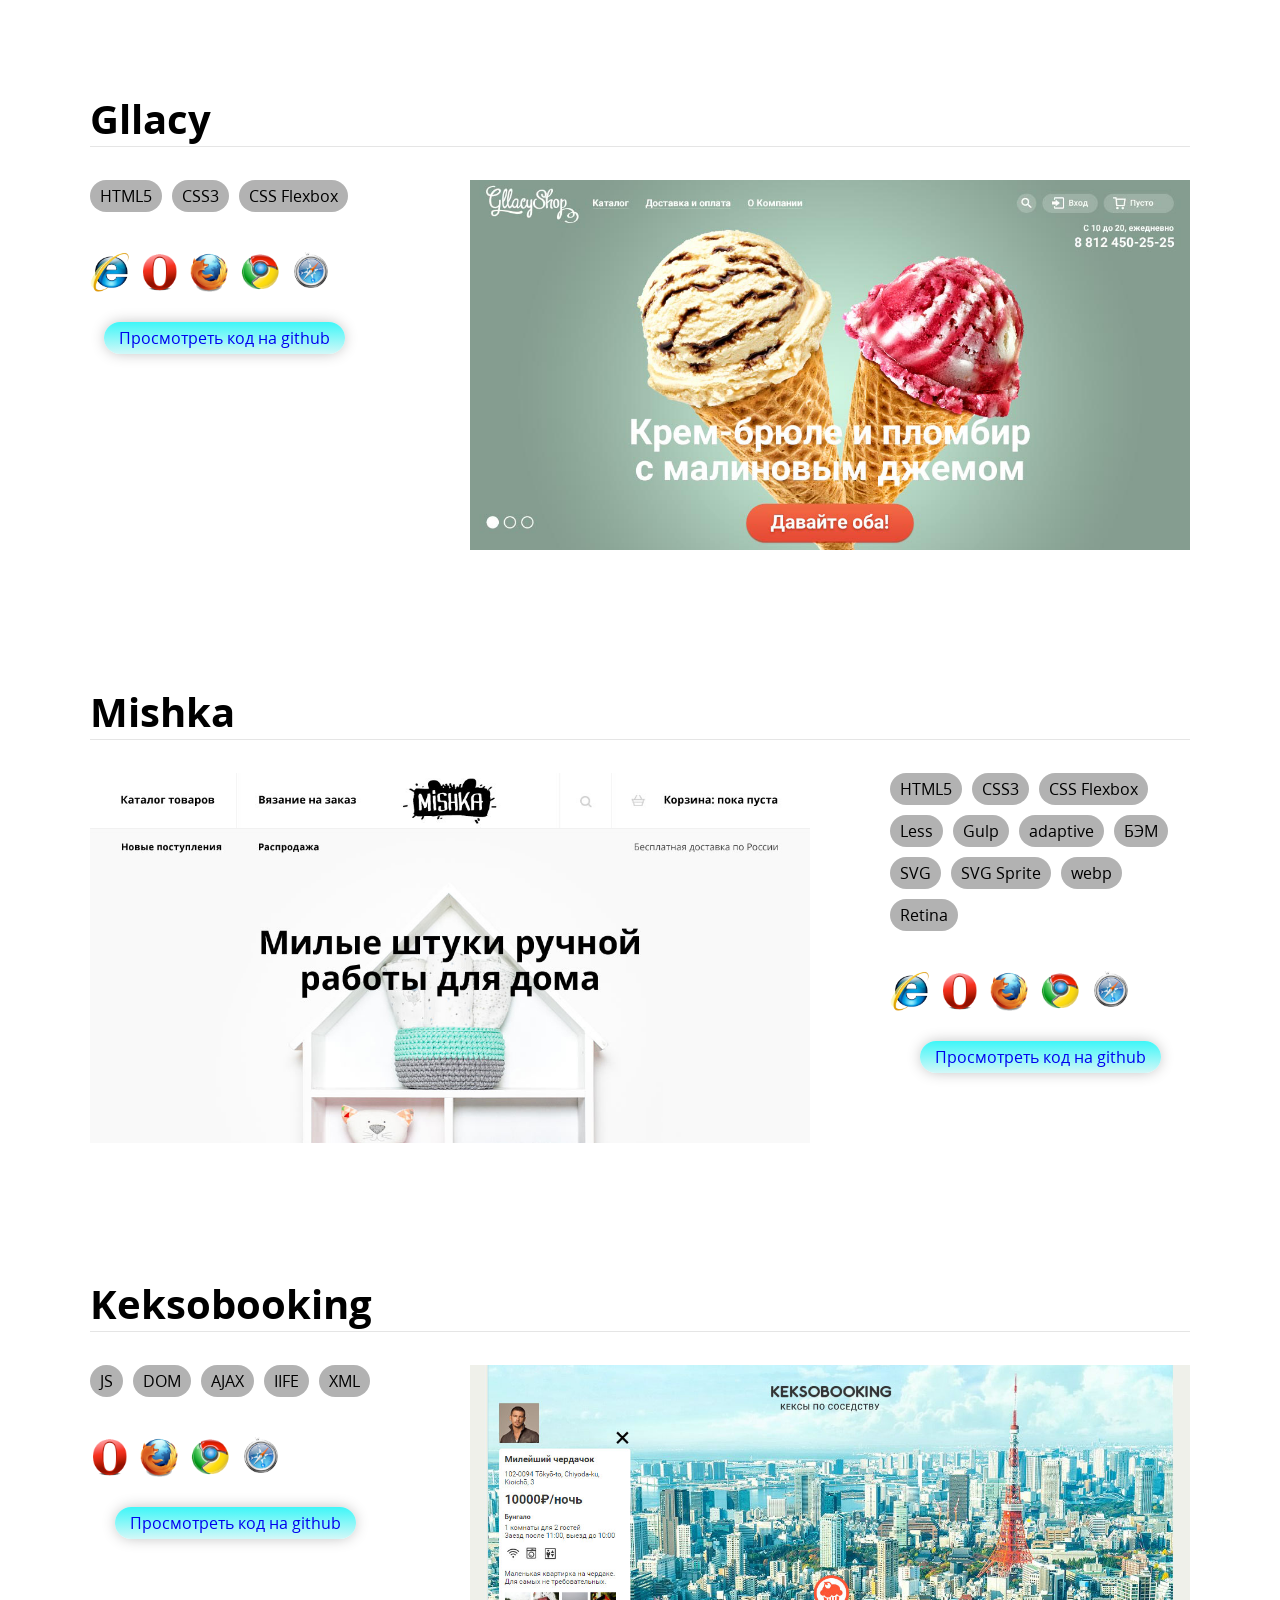
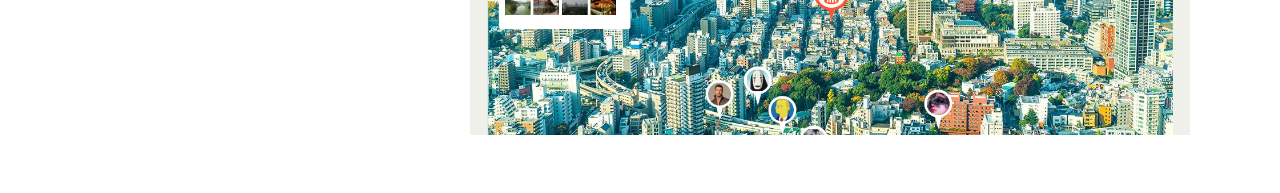
<file: index.html>
<!DOCTYPE html>
<html lang="ru">

  <head>
    <meta charset="utf-8">
    <title>Portfolio</title>
    <link href="style.min.css" rel="stylesheet">
  </head>

  <body>
    <section class="item container">
      <h2 class="item__title">Gllacy</h2>
      <div class="item__description">
        <div class="item__stack-wrapper">
          <span class="item__stack">HTML5</span>
          <span class="item__stack">CSS3</span>
          <span class="item__stack">CSS Flexbox</span>
        </div>
        <div class="item__browser-support">
          <img src="img/logo_IE.png" alt="Internet explore > 11" title="Internet explore > 11" width="40" height="40">
          <img src="img/logo_OP.png" alt="Opera" title="Opera" width="40" height="40">
          <img src="img/logo_FF.png" alt="Firefox" title="Firefox" width="40" height="40">
          <img src="img/logo_GH.png" alt="Google Chrome" title="Google Chrome" width="40" height="40">
          <img src="img/logo_SF.png" alt="Safari" title="Safari" width="40" height="40">
        </div>
        <a class="item__button" href="https://github.com/Chel213/355375-gllacy-HTML5-CSS3">Просмотреть код на github</a>
      </div>
      <a class="item__img" href="site/gllacy/index.html">
        <img src="img/gllacy-preview.jpg" alt="Gllacy preview" width="720" height="370">
      </a>
    </section>
    <section class="item container">
      <h2 class="item__title">Mishka</h2>
      <div class="item__description">
        <div class="item__stack-wrapper">
          <span class="item__stack">HTML5</span>
          <span class="item__stack">CSS3</span>
          <span class="item__stack">CSS Flexbox</span>
          <span class="item__stack">Less</span>
          <span class="item__stack">Gulp</span>
          <span class="item__stack">adaptive</span>
          <span class="item__stack">БЭМ</span>
          <span class="item__stack">SVG</span>
          <span class="item__stack">SVG Sprite</span>
          <span class="item__stack">webp</span>
          <span class="item__stack">Retina</span>
        </div>
        <div class="item__browser-support">
          <img src="img/logo_IE.png" alt="Internet explore > 11" title="Internet explore > 11" width="40" height="40">
          <img src="img/logo_OP.png" alt="Opera" title="Opera" width="40" height="40">
          <img src="img/logo_FF.png" alt="Firefox" title="Firefox" width="40" height="40">
          <img src="img/logo_GH.png" alt="Google Chrome" title="Google Chrome" width="40" height="40">
          <img src="img/logo_SF.png" alt="Safari" title="Safari" width="40" height="40">
        </div>
        <a class="item__button" href="https://github.com/Chel213/355375-mishka-HTML5-LESS-GULP-ADAPTIVE">Просмотреть код на github</a>
      </div>
      <a class="item__img" href="site/mishka/index.html">
        <img src="img/mishka-preview.jpg" alt="Mishka preview" width="720" height="370">
      </a>
    </section>
    <section class="item container">
      <h2 class="item__title">Keksobooking</h2>
      <div class="item__description">
        <div class="item__stack-wrapper">
          <span class="item__stack">JS</span>
          <span class="item__stack">DOM</span>
          <span class="item__stack">AJAX</span>
          <span class="item__stack">IIFE</span>
          <span class="item__stack">XML</span>
        </div>
        <div class="item__browser-support">
          <img src="img/logo_OP.png" alt="Opera" title="Opera" width="40" height="40">
          <img src="img/logo_FF.png" alt="Firefox" title="Firefox" width="40" height="40">
          <img src="img/logo_GH.png" alt="Google Chrome" title="Google Chrome" width="40" height="40">
          <img src="img/logo_SF.png" alt="Safari" title="Safari" width="40" height="40">
        </div>
        <a class="item__button" href="https://github.com/Chel213/355375-keksobooking-JS">Просмотреть код на github</a>
      </div>
      <a class="item__img" href="site/keksobooking/index.html">
        <img src="img/keksobooking-preview.jpg" alt="Keksobooking preview" width="720" height="370">
      </a>
    </section>
  </body>

</html>
</file>
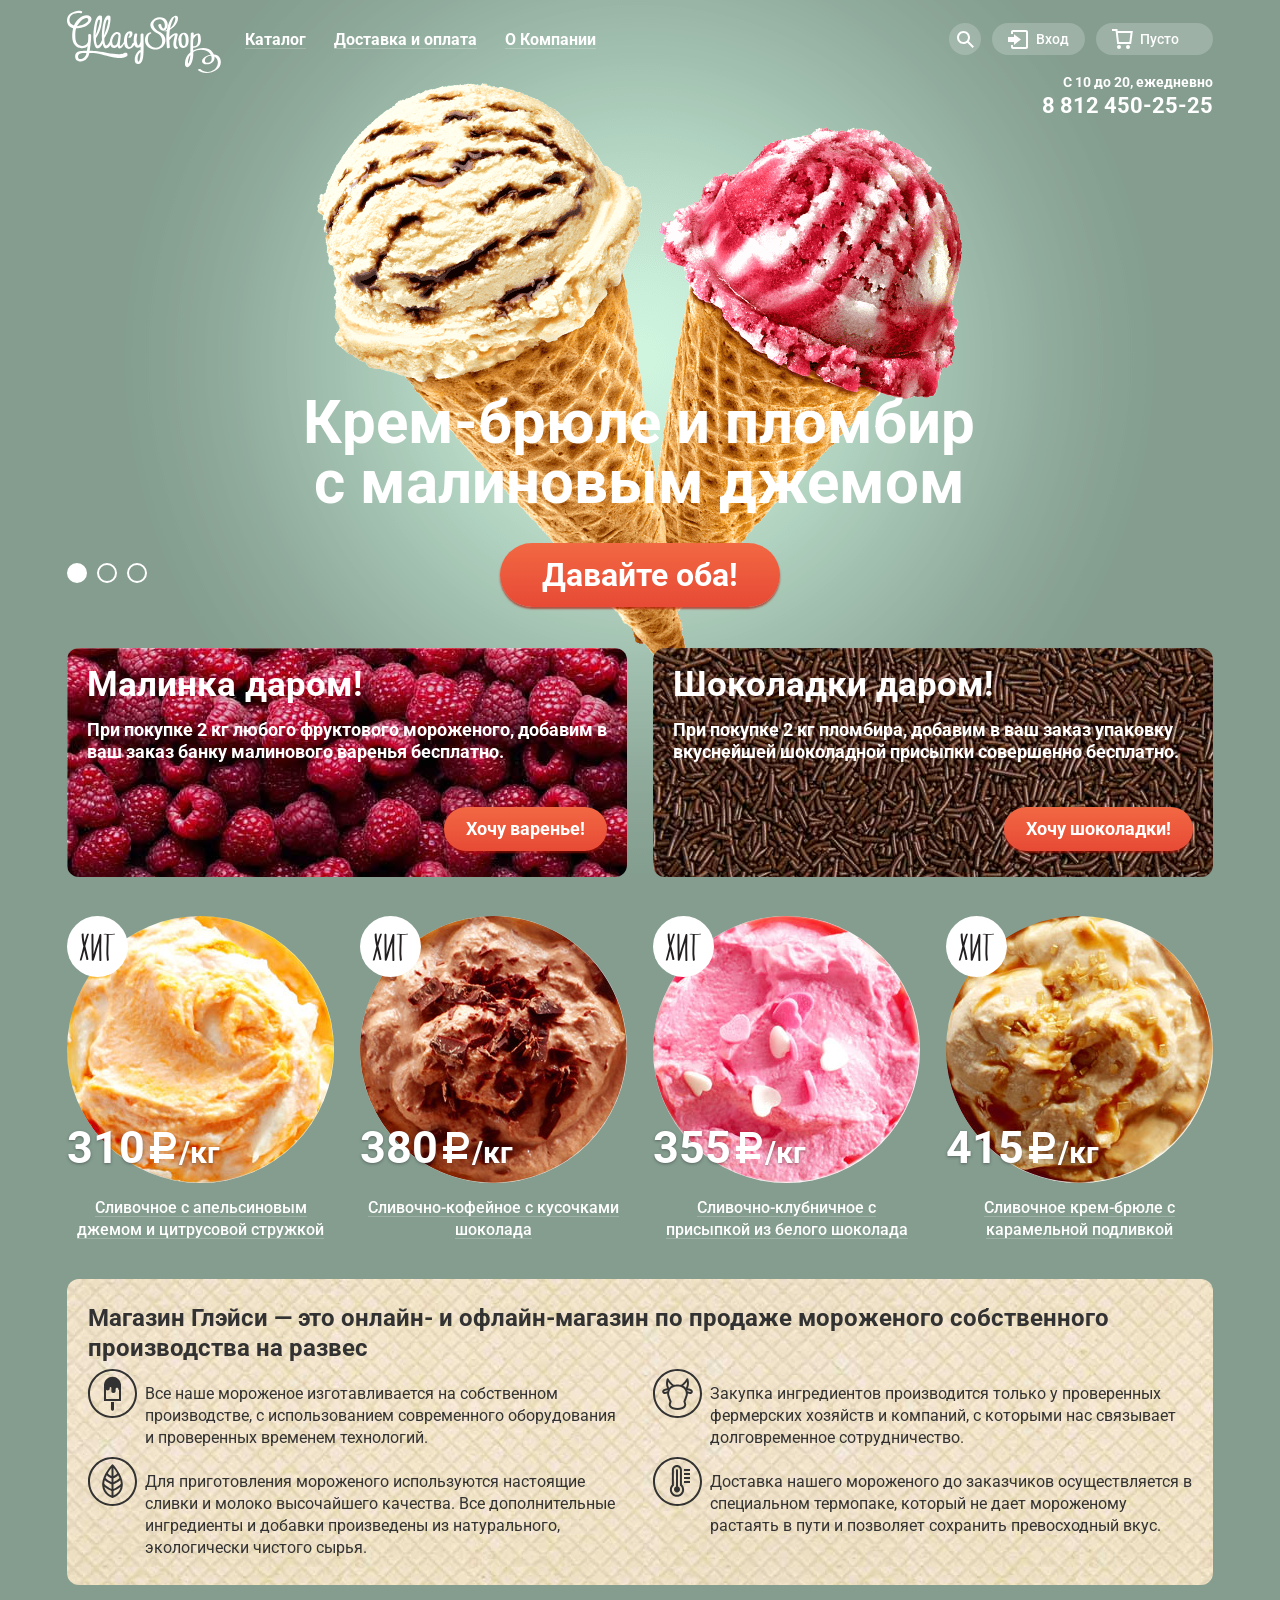
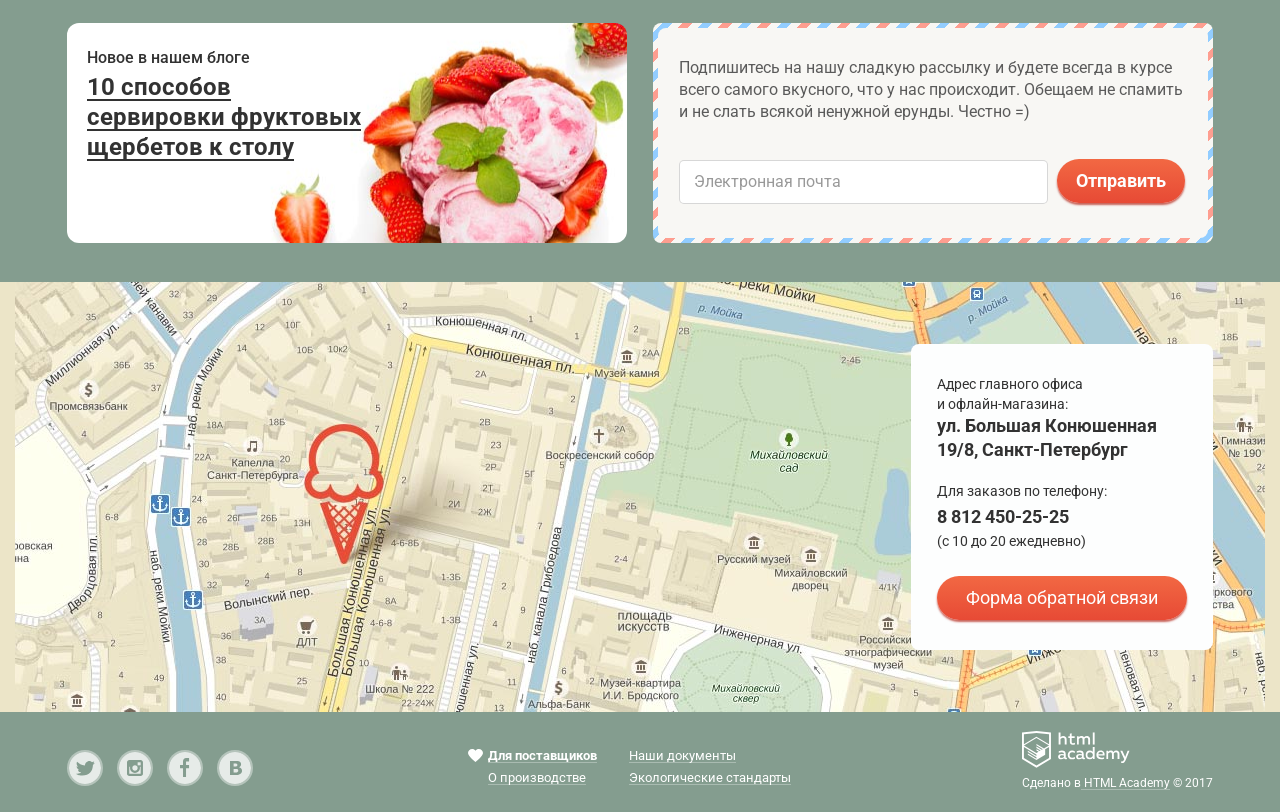
<file: site/gllacy/index.html>
<!DOCTYPE html>
<html lang="ru">
  <head>
    <meta charset="utf-8">
    <title>HTML Academy: Глейси</title>
    <link rel="stylesheet" href="css/normalize.css">
    <link rel="stylesheet" href="css/style.min.css">
    <link href="https://fonts.googleapis.com/css?family=Roboto:400,500,700&amp;subset=cyrillic" rel="stylesheet">
  </head>
  <body>
    <header class="main-header container">
      <div class="header-control">
        <nav class="main-nav">
          <a class="logo"><img src="img/logo.svg" width="154" height="64" alt="logo gllacy shop"></a>
          <ul class="site-nav">
            <li class="site-nav-item" tabindex="0"><a href="#">Каталог</a>
              <ul class="submenu-catalog">
                <li class="submenu-catalog-item novelty"><a href="#">Новинки</a></li>
                <li class="submenu-catalog-item"><a href="catalog.html">Сливочное</a></li>
                <li class="submenu-catalog-item"><a href=#>Щербеты</a></li>
                <li class="submenu-catalog-item"><a href="#">Фруктовый лед</a></li>
                <li class="submenu-catalog-item" tabindex="0"><a href="#">Мелорин</a></li>
              </ul>
            </li>
            <li class="site-nav-item"><a href="#">Доставка и оплата</a></li>
            <li class="site-nav-item"><a href="#">О Компании</a></li>
          </ul>
        </nav>
        <section class="user-block">
          <h3 class="visually-hidden">Пользовательский блок</h3>
          <ul class="user-block-items">
            <li class="user-search" tabindex="0"><span class="search"></span>
              <ul class="window-search">
                <li>
                  <form class="search-header" action="https://echo.htmlacademy.ru" method="GET">
                    <input class="input-search" type="search" name="site-search" id="search" placeholder="Что ищем?">
                  </form>
                  <label for="search"><span class="visually-hidden">поиск</span> </label>
                </li>
              </ul>
            </li>
            <li class="user-login" tabindex="0"><a class="entry">Вход</a>
              <ul class="window-login">
                <li>
                  <form class="entry-form"
                  action="https://echo.htmlacademy.ru/" method="POST">
                    <input class="input-email" type="email" name="user-email" id="email" placeholder="Электронная почта">
                    <input class="input-password" type="password" name="user-password" placeholder="Пароль">
                    <button class="btn" type="submit">Войти</button>
                  </form>
                  <div class="registration-container">
                    <a class="registration link-black" href="#">Забыли пароль?</a>
                    <a class="registration link-black" href="#">Новая регистрация</a>
                  </div>
                </li>
              </ul>
            </li>
            <li class="user-cart"><a class="cart" href="#">Пусто</a></li>
          </ul>
        </section>
      </div>
      <div class="header-info">
        <div class="header-contact">
          <p class="header-contact-hours">C 10 до 20, ежедневно</p>
          <p class="header-contact-phone">8 812 450-25-25</p>
        </div>
      </div>
    </header>
    <main>
      <!--Слайдер-->
      <div class="slider-wrapper container">
        <div class="slider">
          <input type="radio" id="btn-1" name="toggle" checked>
          <input type="radio" id="btn-2" name="toggle">
          <input type="radio" id="btn-3" name="toggle">
          <div class="slider-controls">
            <label for="btn-1"></label>
            <label for="btn-2"></label>
            <label for="btn-3"></label>
          </div>
          <div class="slider-inner">
            <div class="slides-1">
              <img src="img/ace-cream-1.png" width="1045" height="881" alt="Крем брюле">
              <b>Крем-брюле и пломбир с малиновым джемом</b>
              <a class="button" href="#">Давайте оба!</a>
            </div>
            <div class="slides-2">
              <img src="img/ace-cream-2.png" width="1065" height="859" alt="Шоколадный пломбир">
              <b>Шоколадный пломбир и лимонный сорбет</b>
              <a class="button" href="#">Давайте оба!</a>
            </div>
            <div class="slides-3">
              <img src="img/ace-cream-3.png" width="1079" height="854" alt="Пломбир с помадкой">
              <b>Пломбир с помадкой и клубничный щербет</b>
              <a class="button" href="#">Давайте оба!</a>
            </div>
          </div>
        </div>
      </div>
      <!--Слайдер окончен-->
      <!--Банеры-->
      <section class="baners container">
        <h2 class="visually-hidden">Рекламные акции</h2>
        <section class="baner baner-left">
          <h3>Малинка даром!</h3>
          <p>При покупке 2 кг любого фруктового мороженого, добавим в ваш заказ банку малинового варенья бесплатно.</p>
          <a class="button" href="#">Хочу варенье!</a>
        </section>
        <section class="baner baner-right">
          <h3>Шоколадки даром!</h3>
          <p>При покупке 2 кг пломбира, добавим в ваш заказ упаковку вкуснейшей шоколадной присыпки совершенно бесплатно.</p>
          <a class="button" href="#">Хочу шоколадки!</a>
        </section>
      </section>
      <section class="catalog popular">
        <h2 class="visually-hidden">Популярные товары</h2>
        <ul class="catalog-product">
          <li class="catalog-item hit" tabindex="0">
            <img src="img/cream-1.jpg" width="267" height="267" alt="Сливочное с апельсиновым джемом и цитрусовой стружкой">
            <p class="price">310</p>
            <p class="mass">/кг</p>
            <div class="name-cream-container">
              <a class="name-cream" href="#">Сливочное с апельсиновым джемом и цитрусовой стружкой</a>
            </div>
            <div class="catalog-item-active"></div>
            <button class="btn" type="button">Быстрый просмотр</button>
          </li>
          <li class="catalog-item hit" tabindex="0">
            <img src="img/cream-2.jpg" width="267" height="267" alt="Сливочно-кофейное с кусочками шоколада">
            <p class="price">380</p>
            <p class="mass">/кг</p>
            <div class="name-cream-container">
              <a class="name-cream" href="#">Сливочно-кофейное с кусочками шоколада</a>
            </div>
            <div class="catalog-item-active"></div>
            <button class="btn" type="button">Быстрый просмотр</button>
          </li>
          <li class="catalog-item hit" tabindex="0">
            <img src="img/cream-3.jpg" width="267" height="267" alt="Сливочно-клубничное с присыпкой из белого шоколада">
            <p class="price">355</p>
            <p class="mass">/кг</p>
            <div class="name-cream-container">
              <a class="name-cream" href="#">Сливочно-клубничное с присыпкой из белого шоколада</a>
            </div>
            <div class="catalog-item-active"></div>
            <button class="btn" type="button">Быстрый просмотр</button>
          </li>
          <li class="catalog-item hit" tabindex="0">
            <img src="img/cream-4.jpg" width="267" height="267" alt="Сливочное крем-брюле с карамельной подливкой">
            <p class="price">415</p>
            <p class="mass">/кг</p>
            <div class="name-cream-container">
              <a class="name-cream" href="#">Сливочное крем-брюле с карамельной подливкой</a>
            </div>
            <div class="catalog-item-active"></div>
            <button class="btn" type="button">Быстрый просмотр</button>
          </li>
        </ul>
      </section>
        <!--Особенности-->
      <div class="container">
        <section class="features">
          <h1>Магазин Глэйси — это онлайн- и офлайн-магазин по продаже мороженого собственного производства на развес</h1>
          <ul class="advantages">
            <li class="advantages-item production">Все наше мороженое изготавливается на собственном производстве, с использованием современного оборудования и проверенных временем технологий.</li>
            <li class="advantages-item ingredients">Закупка ингредиентов производится только у проверенных фермерских хозяйств и компаний, с которыми нас связывает долговременное сотрудничество.</li>
            <li class="advantages-item natural">Для приготовления мороженого используются настоящие сливки и молоко высочайшего качества. Все дополнительные ингредиенты и добавки произведены из натурального, экологически чистого сырья.</li>
            <li class="advantages-item termal-pack">Доставка нашего мороженого до заказчиков осуществляется в специальном термопаке, который не дает мороженому растаять в пути и позволяет сохранить превосходный вкус.</li>
          </ul>
        </section>
      </div>
      <!--Блог-->
      <section class="info container">
        <h3 class="visually-hidden">Полезная информация</h3>
        <article class="blog">
          <h2 class="visually-hidden">Новости блога</h2>
          <p class="title-blog">Новое в нашем блоге</p>
          <p class="news-blog"><a href="#">10 способов сервировки фруктовых щербетов к столу</a></p>
        </article>
        <section class="distribution">
          <h2 class="visually-hidden">Полезная рассылка</h2>
          <div class="distribution-content">
            <p>Подпишитесь на нашу сладкую рассылку и будете всегда в курсе всего самого вкусного, что у нас происходит. Обещаем не спамить и не слать всякой ненужной ерунды. Честно =) </p>
            <form class="distribution-form" action="https://echo.htmlacademy.ru/" method="POST" name="distribution">
              <input class="input-email" type="email" name="email-distribution" placeholder="Электронная почта">
              <button class="btn" type="submit">Отправить</button>
            </form>
          </div>
        </section>
      </section>
      <!--Карта с контактами-->
      <section class="map">
        <h3 class="visually-hidden">Наши контакты</h3>
        <img class="map-road" src="img/map-contact.jpg" width="1250" height="430" alt="карта проезда">
        <iframe class="interactive-map" src="https://yandex.ru/map-widget/v1/-/CBUHBOR1hB" height="430"></iframe>
        <div class="map-contact container">
          <div class="contact">
            <p class="name-contact">Адрес главного офиса<br> и офлайн-магазина:</p>
            <p class="addres">ул. Большая Конюшенная 19/8, Санкт-Петербург</p>
            <p class="name-contact">Для заказов по телефону:</p>
            <p class="phone">8 812 450-25-25</p>
            <p class="time">(с 10 до 20 ежедневно)</p>
            <a class="popup button" href="form.html">Форма обратной связи</a>
          </div>
        </div>
      </section>
    </main>
    <footer class="main-footer container">
      <ul class="social">
        <li><a class="social-btn tv" href="#">Твитер</a></li>
        <li><a class="social-btn inst" href="#">Инстаграмм</a></li>
        <li><a class="social-btn fb" href="#">Фейсбук</a></li>
        <li><a class="social-btn vk" href="#">ВК</a></li>
      </ul>
      <ul class="footer-info">
        <li class="heart"><a class="link-white" href="#">Для поставщиков</a></li>
        <li><a class="link-white" href="#">О производстве</a></li>
      </ul>
      <ul class="footer-info">
        <li><a class="link-white" href="#">Наши документы</a></li>
        <li><a class="link-white" href="#">Экологические стандарты</a></li>
      </ul>
      <div class="copyright">
        <a class="logo-htmlacademy" href="https://htmlacademy.ru/intensive/htmlcss" target="_blank">
          <img src="img/logo-htmlacademy.svg" width="108" height="39" alt="logo Htmlacademy">
        </a>
        <p>Сделано в<a class="link-white" href="https://htmlacademy.ru/intensive/htmlcss"> HTML Academy</a> © 2017</p>
      </div>
    </footer>
    <!--Модальное окно-->
    <div class="modal-overlay">
      <section class="modal window">
        <h3 class="visually-hidden">Форма обратной связи</h3>
        <p>Мы обязательно вам ответим!</p>
        <button class="close">Закрыть</button>
        <form class="modal-form" action="https://echo.htmlacademy.ru/" method="POST">
          <input class="input-text" type="text" name="name-feedback" placeholder="Как вас зовут?">
          <input class="input-email" type="email" name="email-feedback" placeholder="Ваша почта для ответа?">
          <textarea class="textarea" name="text-feedback" placeholder="Напишите что-нибудь"></textarea>
          <button class="btn" type="submit">Отправить</button>
        </form>
      </section>
    </div>
    <script src="js/script.min.js"></script>
  </body>
</html>
</file>
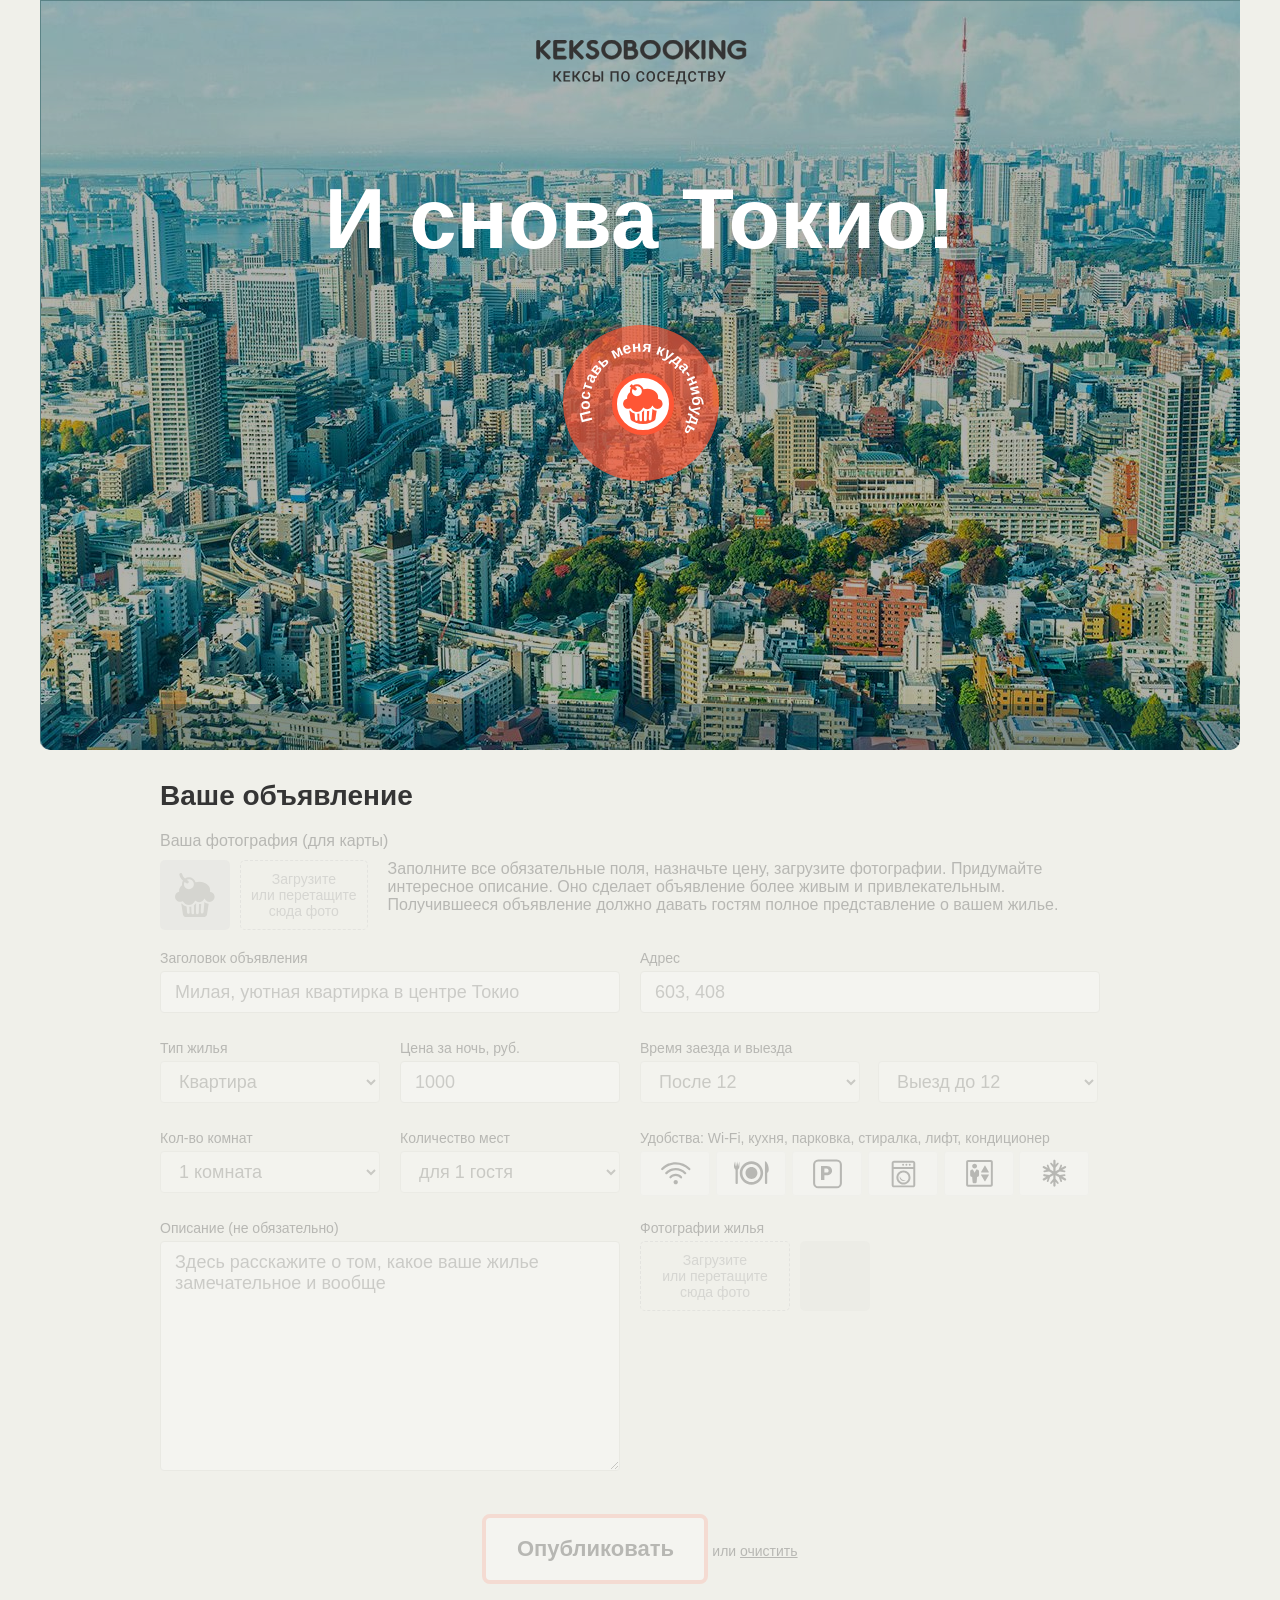
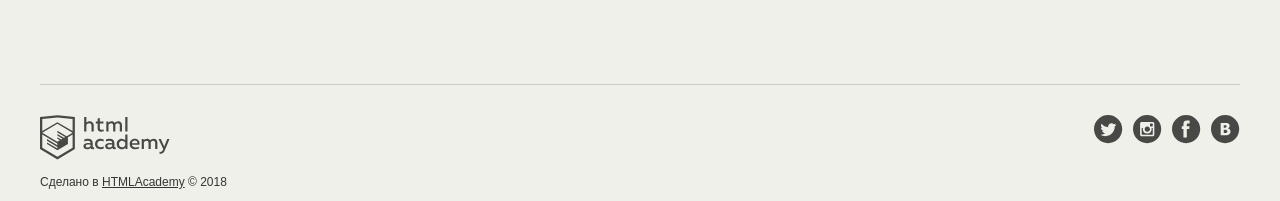
<file: site/keksobooking/index.html>
<!DOCTYPE html>
<html lang="ru">
<head>
  <meta charset="utf-8">
  <link rel="stylesheet" href="css/normalize.css">
  <link rel="stylesheet" href="css/style.css">
  <link rel="shortcut icon" href="favicon.ico" type="image/x-icon">
  <title>Кексобукинг</title>
</head>
<body>

  <main>
    <div class="promo">
      <h1 class="promo__title visually-hidden">Keksobooking. Кексы по соседству</h1>
      <img src="img/keksobooking.svg" alt="Keksobooking. Кексы по соседству" width="215" height="45">
    </div>

    <section class="map map--faded">
      <div class="map__pins">
        <div class="map__overlay">
          <h2 class="map__title">И снова Токио!</h2>
        </div>

        <button class="map__pin map__pin--main" style="left: 570px; top: 375px;">
          <img src="img/muffin-red.svg" width="40" height="44" draggable="false" alt="Метка объявления">
          <svg viewBox="0 0 70 70" width="156" height="156" aria-label="Метка для поиска жилья">
            <defs>
              <path d="M35,35m-23,0a23,23 0 1,1 46,0a23,23 0 1,1 -46,0" id="tophalf" />
            </defs>
            <ellipse cx="35" cy="35" rx="35" ry="35" fill="rgba(255, 86, 53, 0.7)" />
            <text><textPath xlink:href="#tophalf" startOffset="0">Поставь меня куда-нибудь</textPath></text>
          </svg>
        </button>
      </div>

      <div class="map__filters-container">
        <form action="#" class="map__filters" autocomplete="off">
          <select name="housing-type" id="housing-type" class="map__filter">
            <option value="any" selected>Любой тип жилья</option>
            <option value="palace">Дворец</option>
            <option value="flat">Квартира</option>
            <option value="house">Дом</option>
            <option value="bungalo">Бунгало</option>
          </select>

          <select name="housing-price" id="housing-price" class="map__filter">
            <option value="any" selected>Любая</option>
            <option value="middle">10000 - 50000&#x20bd;</option>
            <option value="low">до 10000&#x20bd;</option>
            <option value="high">от 50000&#x20bd;</option>
          </select>

          <select name="housing-rooms" id="housing-rooms" class="map__filter">
            <option value="any" selected>Любое число комнат</option>
            <option value="1">Одна комната</option>
            <option value="2">Две комнаты</option>
            <option value="3">Три комнаты</option>
          </select>

          <select name="housing-guests" id="housing-guests" class="map__filter">
            <option value="any" selected>Любое число гостей</option>
            <option value="2">Два гостя</option>
            <option value="1">Один гость</option>
            <option value="0">Не для гостей</option>
          </select>

          <fieldset id="housing-features" class="map__features">
            <input type="checkbox" name="features" value="wifi" id="filter-wifi" class="map__checkbox visually-hidden">
            <label class="map__feature map__feature--wifi" for="filter-wifi">Wi-Fi</label>

            <input type="checkbox" name="features" value="dishwasher" id="filter-dishwasher" class="map__checkbox visually-hidden">
            <label class="map__feature map__feature--dishwasher" for="filter-dishwasher">Посудомоечная машина</label>

            <input type="checkbox" name="features" value="parking" id="filter-parking" class="map__checkbox visually-hidden">
            <label class="map__feature map__feature--parking" for="filter-parking">Парковка</label>

            <input type="checkbox" name="features" value="washer" id="filter-washer" class="map__checkbox visually-hidden">
            <label class="map__feature map__feature--washer" for="filter-washer">Стиральная машина</label>

            <input type="checkbox" name="features" value="elevator" id="filter-elevator" class="map__checkbox visually-hidden">
            <label class="map__feature map__feature--elevator" for="filter-elevator">Лифт</label>

            <input type="checkbox" name="features" value="conditioner" id="filter-conditioner" class="map__checkbox visually-hidden">
            <label class="map__feature map__feature--conditioner" for="filter-conditioner">Кондиционер</label>
           </fieldset>
        </form>
      </div>
    </section>

    <section class="notice">
      <h2 class="notice__title">Ваше объявление</h2>

      <form class="ad-form ad-form--disabled" method="post" action="https://js.dump.academy/keksobooking" enctype="multipart/form-data" autocomplete="off">
        <fieldset class="ad-form-header">
          <legend class="ad-form-header__title">Ваша фотография (для карты)</legend>
          <div class="ad-form-header__upload">
            <div class="ad-form-header__preview">
              <img src="img/muffin-grey.svg" alt="Аватар пользователя" width="40" height="44">
            </div>
            <div class="ad-form__field">
              <input type="file" id="avatar" name="avatar" class="ad-form-header__input visually-hidden">
              <label class="ad-form-header__drop-zone" for="avatar">Загрузите или&nbsp;перетащите сюда фото</label>
            </div>
            <p class="ad-form-header__info">Заполните все обязательные поля, назначьте цену, загрузите фотографии. Придумайте интересное описание. Оно сделает объявление более живым и привлекательным. Получившееся объявление должно давать гостям полное представление о вашем жилье.</p>
          </div>
        </fieldset>

        <fieldset class="ad-form__element ad-form__element--wide">
          <label class="ad-form__label" for="title">Заголовок объявления</label>
          <input id="title" name="title" type="text" placeholder="Милая, уютная квартирка в центре Токио" minlength="30" maxlength="100" required>
        </fieldset>

        <fieldset class="ad-form__element ad-form__element--wide">
          <label class="ad-form__label" for="address">Адрес</label>
          <input id="address" name="address" type="text">
        </fieldset>

        <fieldset class="ad-form__element">
          <label class="ad-form__label" for="type">Тип жилья</label>
          <select id="type" name="type">
            <option value="bungalo">Бунгало</option>
            <option value="flat" selected>Квартира</option>
            <option value="house">Дом</option>
            <option value="palace">Дворец</option>
          </select>
        </fieldset>

        <fieldset class="ad-form__element">
          <label class="ad-form__label" for="price">Цена за ночь, руб.</label>
          <input id="price" name="price" type="number" placeholder="1000" max="1000000" min="1000" required>
        </fieldset>

        <fieldset class="ad-form__element ad-form__element--time">
          <label class="ad-form__label" for="timein">Время заезда и выезда</label>
          <select id="timein" name="timein">
            <option value="12:00" selected>После 12</option>
            <option value="13:00">После 13</option>
            <option value="14:00">После 14</option>
          </select>
          <select id="timeout" name="timeout" title="Time to go out">
            <option value="12:00" selected>Выезд до 12</option>
            <option value="13:00">Выезд до 13</option>
            <option value="14:00">Выезд до 14</option>
          </select>
        </fieldset>

        <fieldset class="ad-form__element">
          <label class="ad-form__label" for="room_number">Кол-во комнат</label>
          <select id="room_number" name="rooms">
            <option value="1" selected>1 комната</option>
            <option value="2">2 комнаты</option>
            <option value="3">3 комнаты</option>
            <option value="100">100 комнат</option>
          </select>
        </fieldset>

        <fieldset class="ad-form__element">
          <label class="ad-form__label" for="capacity">Количество мест</label>
          <select id="capacity" name="capacity">
            <option value="3" disabled>для 3 гостей</option>
            <option value="2" disabled>для 2 гостей</option>
            <option value="1" selected>для 1 гостя</option>
            <option value="0" disabled>не для гостей</option>
          </select>
        </fieldset>

        <fieldset class="ad-form__element ad-form__element--wide features">
          <legend>Удобства: Wi-Fi, кухня, парковка, стиралка, лифт, кондиционер</legend>

          <input type="checkbox" name="features" value="wifi" id="feature-wifi" class="feature__checkbox visually-hidden">
          <label class="feature feature--wifi" for="feature-wifi">Wi-Fi</label>

          <input type="checkbox" name="features" value="dishwasher" id="feature-dishwasher" class="feature__checkbox visually-hidden">
          <label class="feature feature--dishwasher" for="feature-dishwasher">Посудомоечная машина</label>

          <input type="checkbox" name="features" value="parking" id="feature-parking" class="feature__checkbox visually-hidden">
          <label class="feature feature--parking" for="feature-parking">Парковка</label>

          <input type="checkbox" name="features" value="washer" id="feature-washer" class="feature__checkbox visually-hidden">
          <label class="feature feature--washer" for="feature-washer">Стиральная машина</label>

          <input type="checkbox" name="features" value="elevator" id="feature-elevator" class="feature__checkbox visually-hidden">
          <label class="feature feature--elevator" for="feature-elevator">Лифт</label>

          <input type="checkbox" name="features" value="conditioner" id="feature-conditioner" class="feature__checkbox visually-hidden">
          <label class="feature feature--conditioner" for="feature-conditioner">Кондиционер</label>
        </fieldset>

        <fieldset class="ad-form__element ad-form__element--wide">
          <label class="ad-form__label" for="description">Описание (не обязательно)</label>
          <textarea id="description" name="description" placeholder="Здесь расскажите о том, какое ваше жилье замечательное и вообще"></textarea>
        </fieldset>

        <fieldset class="ad-form__element ad-form__element--wide">
          <label class="ad-form__label">Фотографии жилья</label>
          <div class="ad-form__photo-container">
            <div class="ad-form__upload">
              <input type="file" id="images" name="images" class="ad-form__input visually-hidden">
              <label for="images" class="ad-form__drop-zone">Загрузите или&nbsp;перетащите сюда фото</label>
            </div>
            <div class="ad-form__photo"></div>
          </div>
        </fieldset>

        <fieldset class="ad-form__element ad-form__element--submit">
          <button class="ad-form__submit" type="submit">Опубликовать</button>
          или <button class="ad-form__reset" type="reset">очистить</button>
        </fieldset>
      </form>
    </section>

    <div class="success hidden">
      <p class="success__message">Ваше объявление<br>успешно размещено!</p>
    </div>
  </main>

  <footer class="footer container">
    <div class="footer__copyright copyright">
      <a class="copyright__link copyright__link--image" href="https://htmlacademy.ru/intensive/javascript">
        <img src="img/htmla-logo.svg" width="130" height="45" alt="HTML Academy" class="copyright__logo">
      </a>
      <p>Сделано в <a class="copyright__link copyright__link--text" href="https://htmlacademy.ru/intensive/javascript">HTMLAcademy</a> &copy; 2018</p>
    </div>

    <ul class="footer__contacts contacts">
      <li>
        <a href="https://twitter.com/htmlacademy_ru" class="contacts__link contacts__link--twitter">Twitter</a>
      </li>
      <li>
        <a href="https://www.instagram.com/htmlacademy/" class="contacts__link contacts__link--instagram">Instagtam</a>
      </li>
      <li>
        <a href="https://www.facebook.com/htmlacademy" class="contacts__link contacts__link--facebook">Facebook</a>
      </li>
      <li>
        <a href="https://vk.com/htmlacademy" class="contacts__link contacts__link--vk">VK</a>
      </li>
    </ul>
  </footer>

  <template>
    <article class="map__card popup">
      <img src="img/avatars/user01.png" class="popup__avatar" width="70" height="70" alt="Аватар пользователя">
      <button type="button" class="popup__close">Закрыть</button>
      <h3 class="popup__title">Уютное гнездышко для молодоженов</h3>
      <p class="popup__text popup__text--address">102-0082 Tōkyō-to, Chiyoda-ku, Ichibanchō, 14−3</p>
      <p class="popup__text popup__text--price">5200&#x20bd;<span>/ночь</span></p>
      <h4 class="popup__type">Квартира</h4>
      <p class="popup__text popup__text--capacity">2 комнаты для 3 гостей</p>
      <p class="popup__text popup__text--time">Заезд после 14:00, выезд до 10:00</p>
      <ul class="popup__features visually-hidden">
        <li class="popup__feature popup__feature--wifi"></li>
        <li class="popup__feature popup__feature--dishwasher"></li>
        <li class="popup__feature popup__feature--parking"></li>
        <li class="popup__feature popup__feature--washer"></li>
        <li class="popup__feature popup__feature--elevator"></li>
        <li class="popup__feature popup__feature--conditioner"></li>
      </ul>
      <p class="popup__description">Великолепная квартира-студия в центре Токио. Подходит как туристам, так и бизнесменам. Квартира полностью укомплектована и недавно отремонтирована.</p>
      <div class="popup__photos visually-hidden">
        <img src="" class="popup__photo" width="45" height="40" alt="Фотография жилья">
      </div>
    </article>

    <button type="button" class="map__pin" style="left: 200px; top: 400px;"><img src="img/avatars/user07.png" width="40" height="40" draggable="false" alt="Метка объявления"></button>
  </template>

  <script src="js/backend.js"></script>
  <script src="js/keyboardEsc.js"></script>
  <script src="js/popup-advert.js"></script>
  <script src="js/render-map.js"></script>
  <script src="js/debounce.js"></script>
  <script src="js/filter.js"></script>
  <script src="js/pin.js"></script>
  <script src="js/map.js"></script>
  <script src="js/form.js"></script>
  <script src="js/image-advert.js"></script>
</body>
</html>
</file>
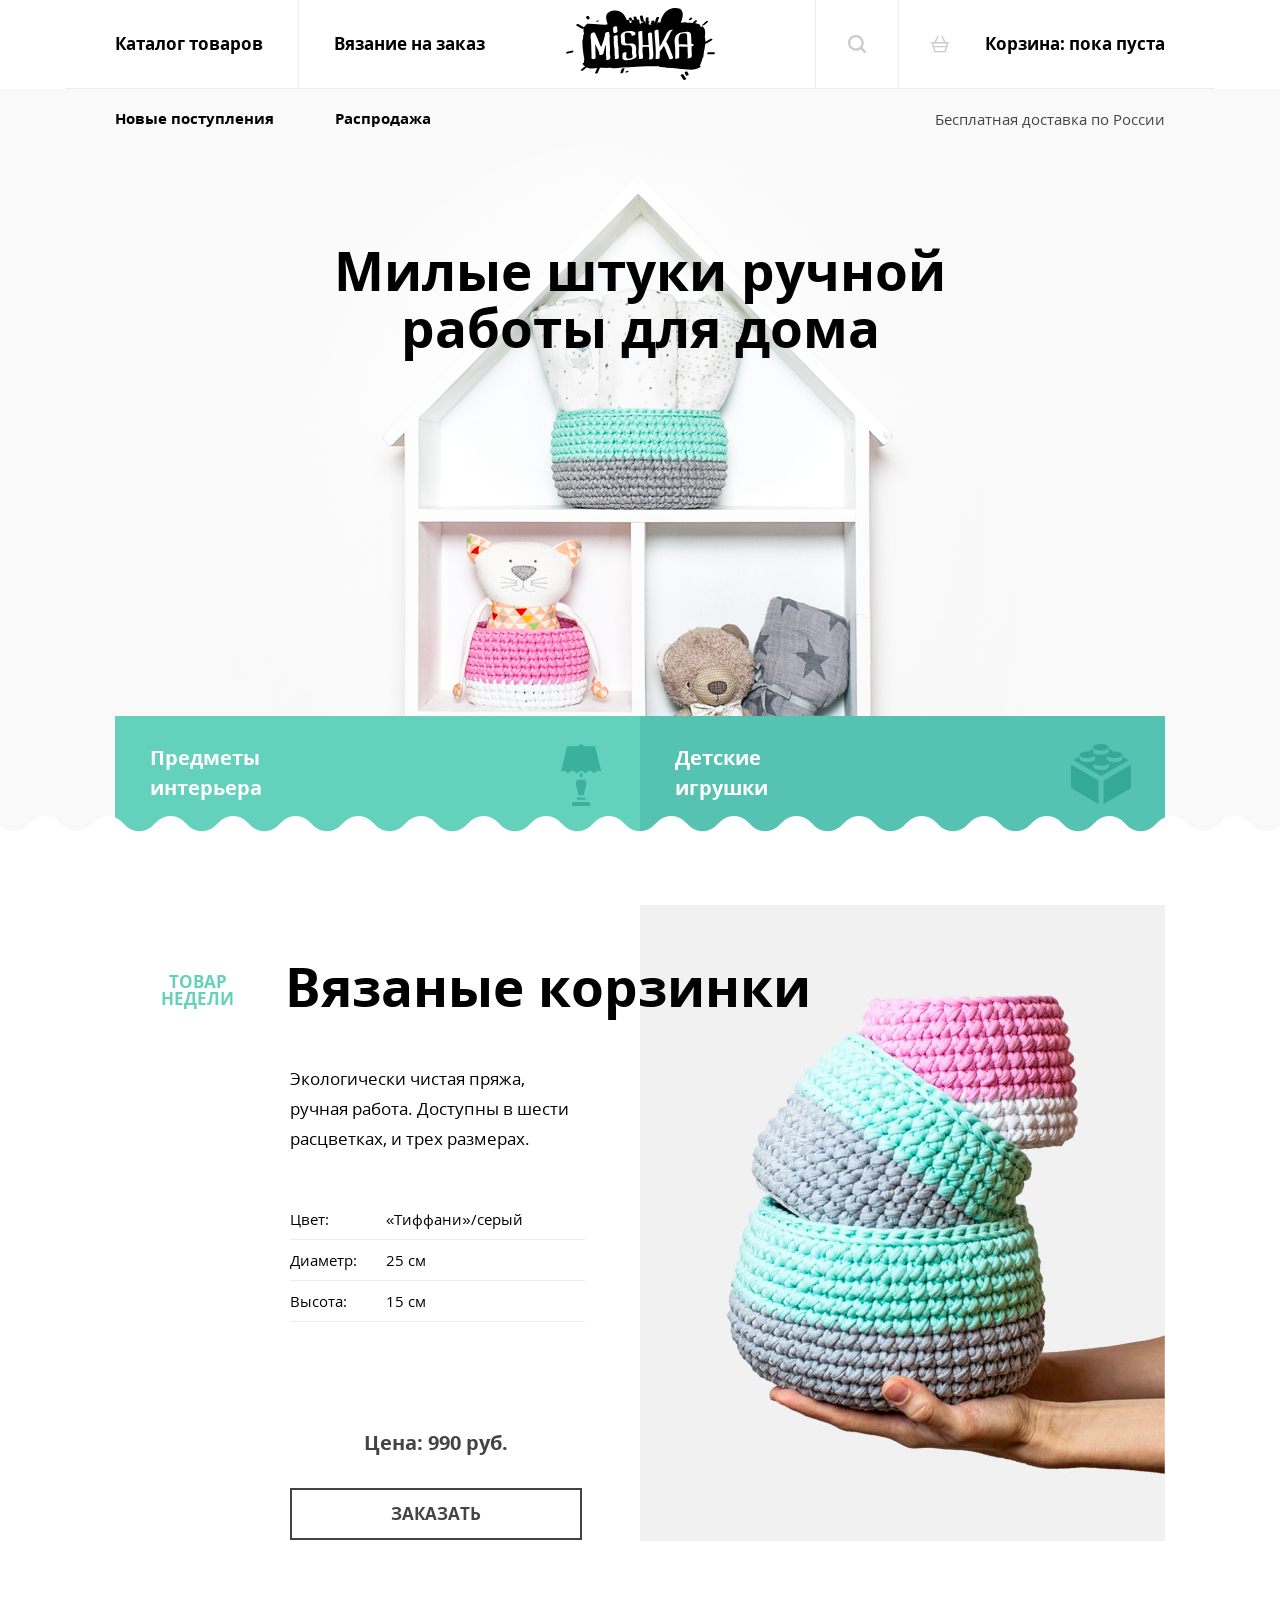
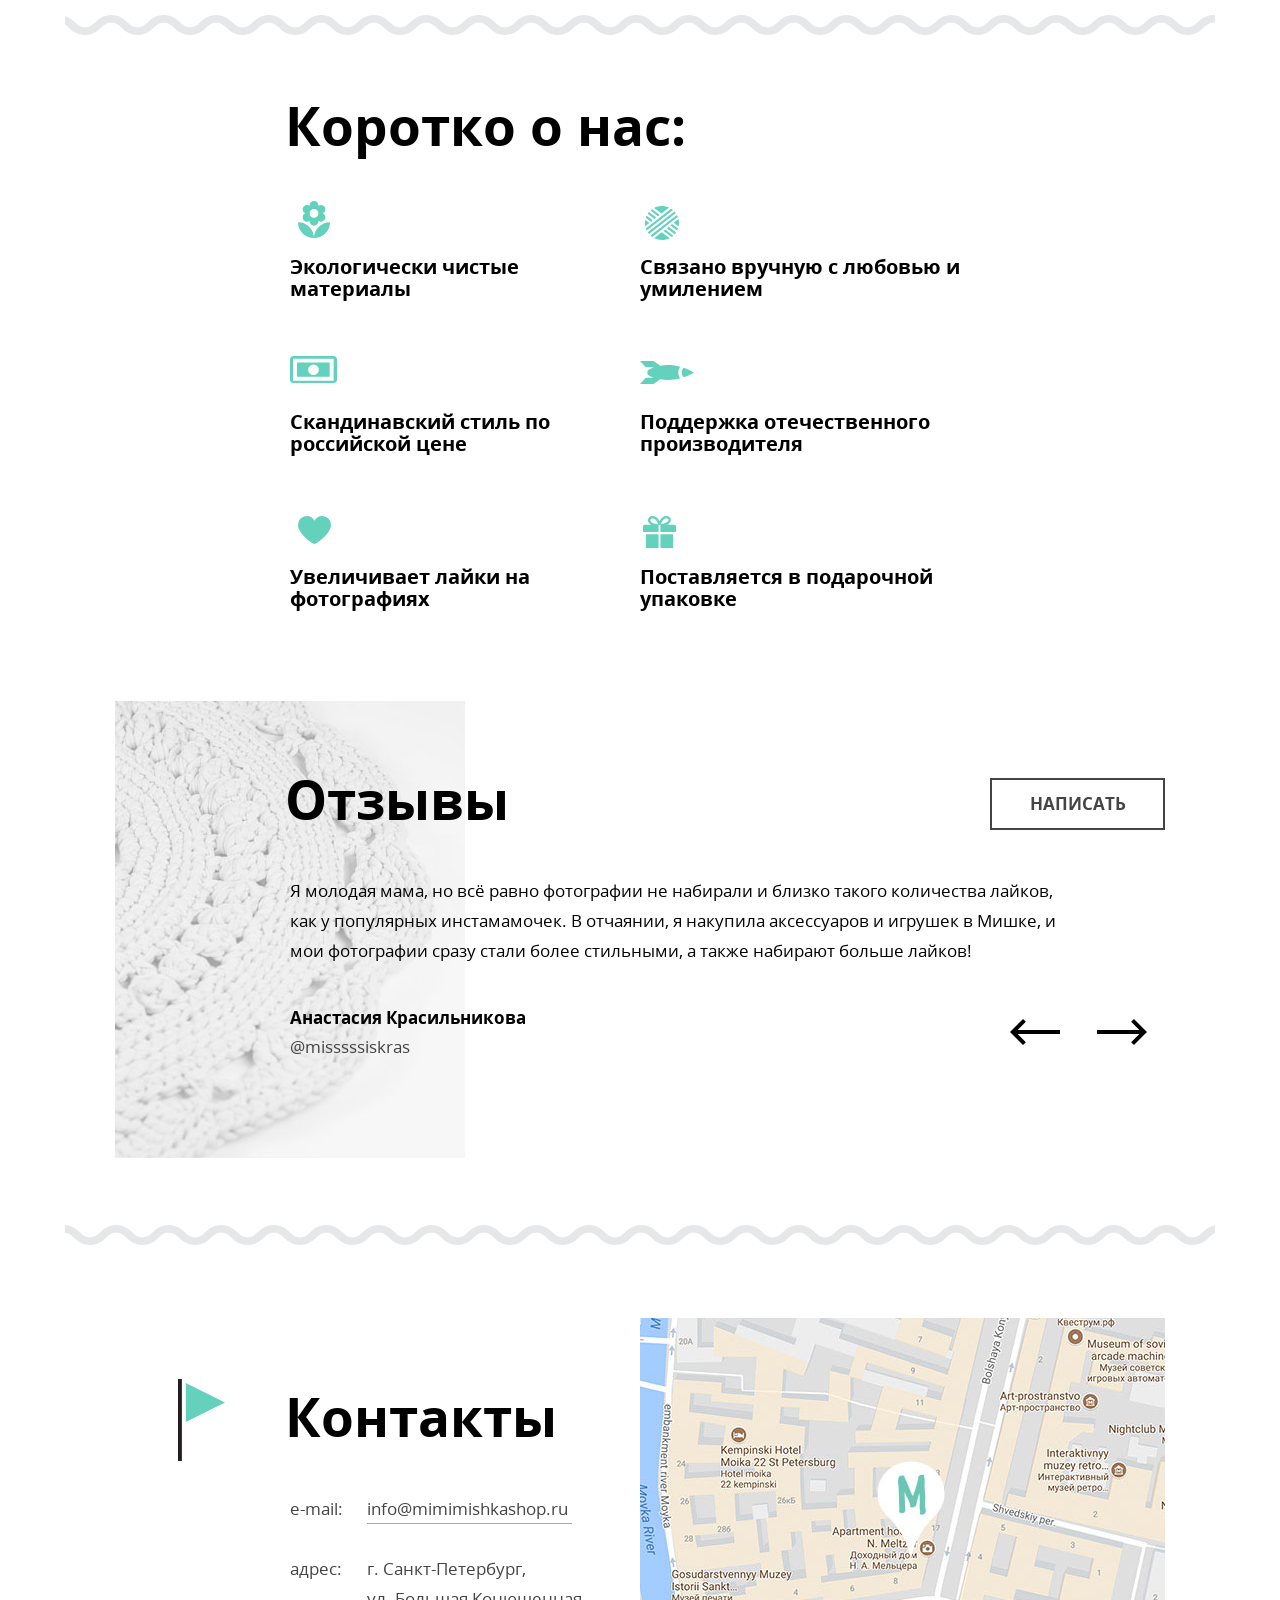
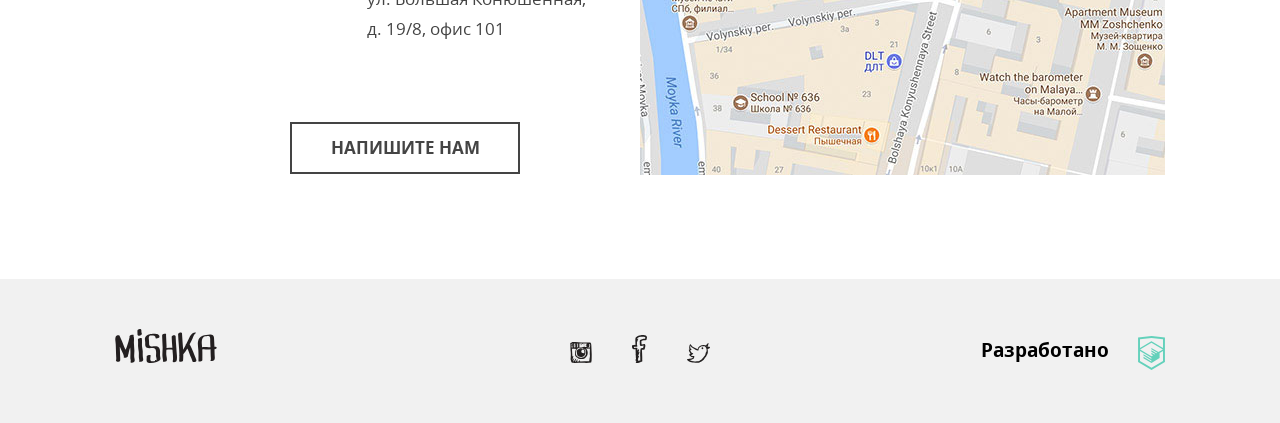
<file: site/mishka/index.html>
<!DOCTYPE html><html lang="ru"><head><meta name="viewport" content="width=device-width,initial-scale=1"><meta charset="utf-8"><title>HTML Academy: Мишка</title><link rel="preload" href="fonts/opensans.woff2" as="font"><link rel="preload" href="fonts/opensansbold.woff2" as="font"><link href="css/style.min.css" rel="stylesheet"></head><body><header class="main-header"><div class="main-header__container"><div class="main-header__logo logo"><a class="logo__link"><picture><source media="(min-width: 1150px)" srcset="img/logo-desktop.svg"><source media="(min-width: 768px)" srcset="img/logo-tablet.svg"><img class="logo__img" src="img/logo-mobile.svg" alt="logo-mishka"></picture></a></div><button class="main-header__control-popup" type="button" aria-label="Меню"></button><nav class="site-navigation"><ul class="site-navigation__list site-navigation__list--main"><li class="site-navigation__item site-navigation__item--catalog"><a class="site-navigation__link" href="catalog.html">Каталог товаров</a></li><li class="site-navigation__item site-navigation__item--to-order"><a class="site-navigation__link" href="form.html">Вязание на заказ</a></li></ul><ul class="site-navigation__list site-navigation__list--user"><li class="site-navigation__item site-navigation__item--search"><a class="site-navigation__link" href="#"><svg class="site-navigation__item-icon" width="18" height="18"><use xlink:href="img/sprite.svg#icon-search"></use></svg>Поиск по сайту</a></li><li class="site-navigation__item site-navigation__item--cart"><a class="site-navigation__link" href="#"><svg class="site-navigation__item-icon" width="18" height="18"><use xlink:href="img/sprite.svg#icon-cart"></use></svg>Корзина: пока пуста</a></li></ul><ul class="site-navigation__list site-navigation__list--additional"><li class="site-navigation__item"><a class="site-navigation__link" href="#">Новые поступления</a></li><li class="site-navigation__item"><a class="site-navigation__link" href="#">Распродажа</a></li></ul><a class="site-navigation__delivery" href="delivery.html">Бесплатная доставка по России</a></nav></div></header><main class="page-main"><section class="site-description"><h1 class="site-description__title">Милые штуки ручной<br>работы для дома</h1><div class="site-description__link"><a class="site-description__link-left" href="catalog/interior.html">Предметы интерьера</a> <a class="site-description__link-right" href="catalog/toy.html">Детские игрушки</a></div></section><section class="goods-week"><div class="goods-week__container-name"><h2 class="goods-week__name">Вязаные корзинки</h2><h3 class="goods-week__title">Товар недели</h3></div><div class="goods-week__container-description"><p class="goods-week__description">Экологически чистая пряжа, ручная работа. Доступны в шести расцветках, и трех размерах.</p><table class="goods-week__options"><tr class="goods-week__options-row"><td class="goods-week__options-data">Цвет:</td><td class="goods-week__options-data">«Тиффани»/серый</td></tr><tr class="goods-week__options-row"><td class="goods-week__options-data">Диаметр:</td><td class="goods-week__options-data">25 см</td></tr><tr class="goods-week__options-row"><td class="goods-week__options-data">Высота:</td><td class="goods-week__options-data">15 см</td></tr></table><picture class="goods-week__image"><source type="image/webp" media="(min-width: 1150px)" srcset="img/triple-set-desktop@1x.webp, img/triple-set-desktop@2x.webp 2x"><source type="image/webp" media="(min-width: 768px)" srcset="img/triple-set-tablet@1x.webp, img/triple-set-tablet@2x.webp 2x"><source type="image/webp" srcset="img/triple-set-mobile@1x.webp, img/triple-set-mobile@2x.webp 2x"><source media="(min-width: 1150px)" srcset="img/triple-set-desktop@1x.jpg, img/triple-set-desktop@2x.jpg 2x"><source media="(min-width: 768px)" srcset="img/triple-set-tablet@1x.jpg, img/triple-set-tablet@2x.jpg 2x"><img src="img/triple-set-mobile@1x.jpg" srcset="img/triple-set-mobile@2x.jpg 2x" alt="Вязанные корзинки"></picture></div><div class="goods-week__container-price"><p class="goods-week__price">Цена: 990 руб.</p><a class="goods-week__button" href="#">Заказать</a></div></section><section class="features"><h3 class="features__title">Коротко о нас:</h3><div class="features__list"><ul class="features__list features__list--left"><li class="features__item features__item--ecology">Экологически чистые материалы</li><li class="features__item features__item--style">Скандинавский стиль по российской цене</li><li class="features__item features__item--like">Увеличивает лайки на фотографиях</li></ul><ul class="features__list features__list--right"><li class="features__item features__item--ball">Связано вручную с любовью и умилением</li><li class="features__item features__item--rocket">Поддержка отечественного производителя</li><li class="features__item features__item--box">Поставляется в подарочной упаковке</li></ul></div></section><section class="reviews"><h3 class="reviews__title">Отзывы</h3><p class="reviews__text">Я молодая мама, но всё равно фотографии не набирали и близко такого количества лайков, как у популярных инстамамочек. В отчаянии, я накупила аксессуаров и игрушек в Мишке, и мои фотографии сразу стали более стильными, а также набирают больше лайков!</p><div class="reviews__autor-wrapper"><p class="reviews__autor">Анастасия Красильникова</p><p class="reviews__autor-login">@misssssiskras</p></div><div class="reviews__toggle-wrapper"><button class="reviews__toggle reviews__toggle--prev" type="button" aria-label="prev"></button> <button class="reviews__toggle reviews__toggle--next" type="button" aria-label="next"></button></div><a class="reviews__button" href="reviews.html">Написать</a></section><section class="feedback"><h3 class="feedback__title">Контакты</h3><div class="feedback__item-wrapper"><span class="feedback__item">e-mail:</span> <a class="feedback__value feedback__value--link" href="mailto:info@mimimishkashop.ru">info@mimimishkashop.ru</a></div><div class="feedback__item-wrapper"><span class="feedback__item">адрес:</span> <span class="feedback__value">г.&#160;Санкт-Петербург, ул.&#160;Большая Конюшенная, д.&#160;19/8, офис 101</span></div><div class="feedback__map map"><iframe src="https://yandex.ru/map-widget/v1/-/CBqO5FtvoA"></iframe></div><a class="feedback__button" href="feedback.html">напишите нам</a></section></main><footer class="main-footer"><div class="main-footer__container"><a class="main-footer__logo-link main-footer__logo-link--no-active"><svg class="main-footer__logo" width="102" height="34"><use xlink:href="img/sprite.svg#logo-footer"></use></svg></a><div class="main-footer__social social"><a class="social__item social__item--instagram" href="#"><svg class="social__icon" width="22" height="21"><use xlink:href="img/sprite.svg#icon-insta"></use></svg> <span class="visually-hidden">инстаграмм</span> </a><a class="social__item social__item--facebook" href="#"><svg class="social__icon" width="22" height="21"><use xlink:href="img/sprite.svg#icon-fb"></use></svg> <span class="visually-hidden">фейсбук</span> </a><a class="social__item social__item--twitter" href="#"><svg class="social__icon" width="22" height="21"><use xlink:href="img/sprite.svg#icon-twitter"></use></svg> <span class="visually-hidden">Твитер</span></a></div><a class="main-footer__copyright" href="https://htmlacademy.ru/intensive/adaptive"><p class="main-footer__developed">Разработано</p><svg class="main-footer__logo-htmlacademy" width="27" height="34"><use xlink:href="img/sprite.svg#logo-htmlacademy"></use></svg></a></div></footer><div class="modal"><div class="modal__overlay"></div><div class="modal-window"><p class="modal-window__name">Добавить в корзину</p><p class="modal-window__size">Выберите размер</p><div class="modal-window__choice-size"><form class="modal-window__form" action="http://echo.htmlacademy.ru" method="POST"><input class="modal-window__form-input visually-hidden" type="radio" name="choice-size" id="size-s" value="s" checked="checked"> <label class="modal-window__button-size" for="size-s">s</label> <input class="modal-window__form-input visually-hidden" type="radio" name="choice-size" id="size-m" value="m"> <label class="modal-window__button-size" for="size-m">m</label> <input class="modal-window__form-input visually-hidden" type="radio" name="choice-size" id="size-l" value="l"> <label class="modal-window__button-size" for="size-l">l</label> <input class="modal-window__button" type="submit" value="Добавить"></form></div></div></div><script src="js/script-min.js"></script><script src="js/picturefill-min.js"></script><script src="js/svg4everybody-min.js"></script><script>svg4everybody();</script></body></html>
</file>
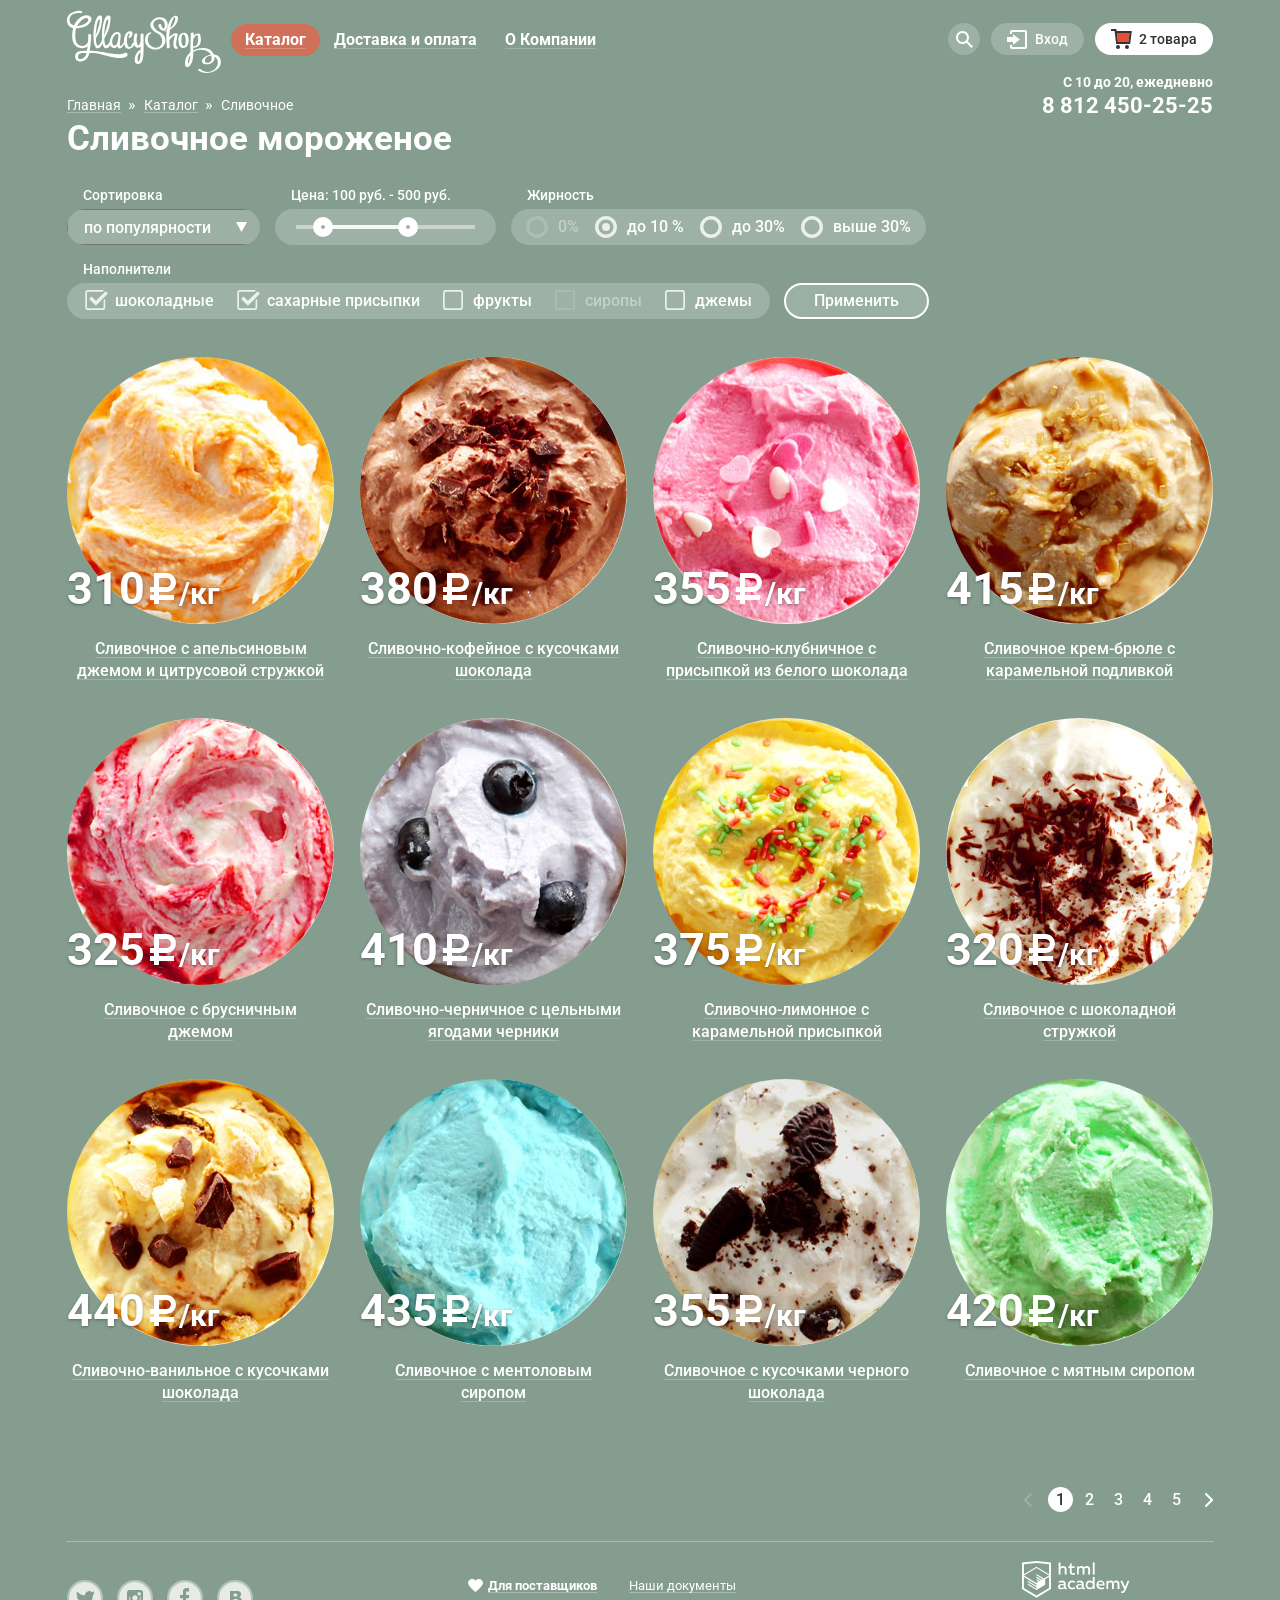
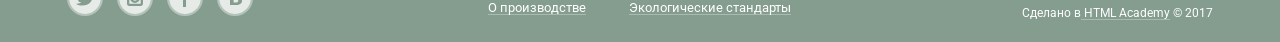
<file: site/gllacy/catalog.html>
<!DOCTYPE html>
<html lang="ru">
  <head>
    <meta charset="utf-8">
    <title>HTML Academy: Глейси</title>
    <link rel="stylesheet" href="css/normalize.css">
    <link rel="stylesheet" href="css/style.min.css">
    <link href="https://fonts.googleapis.com/css?family=Roboto:400,500,700&amp;subset=cyrillic" rel="stylesheet">
  </head>
  <body>
      <header class="main-header container">
        <div class="header-control">
          <nav class="main-nav">
            <a class="logo" href="index.html"><img src="img/logo.svg" width="154" height="64" alt="logo gllacy shop"></a>
            <ul class="site-nav">
              <li class="site-nav-item nav-active" tabindex="0"><a href="#">Каталог</a>
                <ul class="submenu-catalog">
                  <li class="submenu-catalog-item novelty"><a  href="#">Новинки</a></li>
                  <li class="submenu-catalog-item current"><a href="catalog.html">Сливочное</a></li>
                  <li class="submenu-catalog-item"><a href=#>Щербеты</a></li>
                  <li class="submenu-catalog-item"><a href="#">Фруктовый лед</a></li>
                  <li class="submenu-catalog-item"><a href="#">Мелорин</a></li>
                </ul>
              </li>
              <li class="site-nav-item"><a href="#">Доставка и оплата</a></li>
              <li class="site-nav-item"><a href="#">О Компании</a></li>
            </ul>
          </nav>
          <section class="user-block">
            <h3 class="visually-hidden">Пользовательский блок</h3>
            <ul class="user-block-items">
              <li class="user-search" tabindex="0"><span class="search"></span>
                <ul class="window-search">
                  <li>
                    <form class="search-header" action="https://echo.htmlacademy.ru" method="GET">
                      <input class="input-search" type="search" name="site-search" id="search" placeholder="Что ищем?">
                    </form>
                    <label for="search"><span class="visually-hidden">поиск</span></label>
                  </li>
                </ul>
              </li>
              <li class="user-login" tabindex="0"><a class="entry">Вход</a>
                <ul class="window-login">
                  <li>
                    <form class="entry-form"
                    action="https://echo.htmlacademy.ru/" method="POST">
                      <input class="input-email" type="email" name="user-email" id="email" placeholder="Электронная почта">
                      <input class="input-password" type="password" name="user-password" placeholder="Пароль">
                      <button class="btn" type="submit">Войти</button>
                    </form>
                    <div class="registration-container">
                      <a class="registration link-black" href="#">Забыли пароль?</a>
                      <a class="registration link-black" href="#">Новая регистрация</a>
                    </div>
                  </li>
                </ul>
              </li>
              <li class="user-cart" tabindex="0"><a class="cart buy" href="#">2 товара</a>
                <ul class="window-cart">
                  <li>
                    <table class="status-cart">
                      <tr class="item-cart">
                        <td class="buy-del"><button class="item-del"><span class="visually-hidden">удалить товар</span></button></td>
                        <td class="img-cart"><img src="img/cream-1.jpg" width="33" height="33" alt="Пломбир с апельсиновым джемом"></td>
                        <td class="name-cart"><a href="#">Пломбир с апельсиновым джемом</a></td>
                        <td class="mass-cart">1,5 кг х</td>
                        <td class="price-cart">200 руб</td>
                        <td class="sum-cart">300 руб.</td>
                      </tr>
                      <tr class="item-cart">
                        <td class="buy-del"><button class="item-del"><span class="visually-hidden">удалить товар</span></button></td>
                        <td class="img-cart"><img src="img/cream-2.jpg" width="33" height="33" alt="Клубничный пломбир с присыпкой из белого шоколада"></td>
                        <td class="name-cart"><a href="#">Клубничный пломбир с присыпкой из белого шоколада</a></td>
                        <td class="mass-cart">1,5 кг х</td>
                        <td class="price-cart">300 руб</td>
                        <td class="sum-cart">450 руб.</td>
                      </tr>
                    </table>
                  </li>
                  <li><p class="total-cart">Итого: 750 руб.</p></li>
                  <li class="send-order"><a class="button checkout-cart" href="#">Оформить заказ</a></li>
                </ul>
              </li>
            </ul>
          </section>
        </div>
        <div class="header-info">
          <ul class="bread-crumbs">
            <li class="bread-crumbs-item prev-position"><a class="link-white" href="index.html">Главная</a></li>
            <li class="bread-crumbs-item prev-position"><a class="link-white" href="#">Каталог</a></li>
            <li class="bread-crumbs-item"><a>Сливочное</a></li>
          </ul>
          <div class="header-contact">
            <p class="header-contact-hours">C 10 до 20, ежедневно</p>
            <p class="header-contact-phone">8 812 450-25-25</p>
          </div>
        </div>
      </header>
      <main>
      <h1 class="page-title container">Сливочное мороженое</h1>
      <section class="filter-catalog container">
        <h3 class="visually-hidden">Фильтр подбора товаров</h3>
        <form class="filter" action="https://echo.htmlacademy.ru/" method="post">
          <div class="filter-popular">
            <label class="filter-item-name" for="sorting-popular">Сортировка</label>
            <div class="select-style">
              <select name="filter-catalog-popular" id="sorting-popular">
                <option value="по популярности">по популярности</option>
                <option value="сначала недорогие">сначала не дорогие</option>
                <option value="сначала дорогие">сначала дорогие</option>
                <option value="по жирности">по жирности</option>
              </select>
            </div>
          </div>
          <div class="filter-price">
            <p class="filter-item-name">Цена: 100 руб. - 500 руб.</p>
            <div class="range-wrapper">
              <div class="range-band"></div>
              <div class="range-band-active">
                <span class="range-control-left"></span>
                <span class="range-control-right"></span>
              </div>
            </div>
          </div>
          <div class="filter-fat">
            <p class="filter-item-name">Жирность</p>
            <div class="filter-fat-control">
              <input class="visually-hidden" type="radio" name="filter-catalog-fat" id="fat-0" value="0%" disabled>
              <label for="fat-0">0%</label>
              <input class="visually-hidden" type="radio" name="filter-catalog-fat" id="fat-10" value="до 10%" checked>
              <label for="fat-10">до 10 %</label>
              <input class="visually-hidden" type="radio" name="filter-catalog-fat" id="fat-30" value="до 30%">
              <label for="fat-30">до 30%</label>
              <input class="visually-hidden" type="radio" name="filter-catalog-fat" id="fat-over-30" value="выше 30%">
              <label for="fat-over-30">выше 30%</label>
            </div>
          </div>
          <div class="filter-additive">
            <p class="filter-item-name">Наполнители</p>
            <div class="filter-additive-control">
              <input class="visually-hidden" type="checkbox" name="chocolate-additive" id="chocolate-additive" checked>
              <label for="chocolate-additive">шоколадные</label>
              <input class="visually-hidden" type="checkbox" name="sugar-additive" id="sugar-additive" checked>
              <label for="sugar-additive">сахарные присыпки</label>
              <input class="visually-hidden" type="checkbox" name="fruit-additive" id="fruit-additive">
              <label for="fruit-additive">фрукты</label>
              <input class="visually-hidden" type="checkbox" name="syrup-additive" id="syrup-additive" disabled>
              <label for="syrup-additive">сиропы</label>
              <input class="visually-hidden" type="checkbox" name="jam-additive" id="jam-additive">
              <label for="jam-additive">джемы</label>
            </div>
          </div>
          <button class="btn-filter" type="submit">Применить</button>
        </form>
      </section>
    <section class="catalog">
      <h2 class="visually-hidden">Каталог товаров</h2>
      <ul class="catalog-product">
        <li class="catalog-item" tabindex="0">
          <img src="img/cream-1.jpg" width="267" height="267" alt="Сливочное с апельсиновым джемом и цитрусовой стружкой">
          <p class="price">310</p>
          <p class="mass">/кг</p>
          <div class="name-cream-container">
            <a class="name-cream" href="#">Сливочное с апельсиновым джемом и цитрусовой стружкой</a>
          </div>
          <div class="catalog-item-active"></div>
          <button class="btn" type="button">Быстрый просмотр</button>
        </li>
        <li class="catalog-item" tabindex="0">
          <img src="img/cream-2.jpg" width="267" height="267" alt="Сливочно-кофейное с кусочками шоколада">
          <p class="price">380</p>
          <p class="mass">/кг</p>
          <div class="name-cream-container">
            <a class="name-cream" href="#">Сливочно-кофейное с кусочками шоколада</a>
          </div>
          <div class="catalog-item-active"></div>
          <button class="btn" type="button">Быстрый просмотр</button>
        </li>
        <li class="catalog-item" tabindex="0">
          <img src="img/cream-3.jpg" width="267" height="267" alt="Сливочно-клубничное с присыпкой из белого шоколада">
          <p class="price">355</p>
          <p class="mass">/кг</p>
          <div class="name-cream-container">
            <a class="name-cream" href="#">Сливочно-клубничное с присыпкой из белого шоколада</a>
          </div>
          <div class="catalog-item-active"></div>
          <button class="btn" type="button">Быстрый просмотр</button>
        </li>
        <li class="catalog-item" tabindex="0">
          <img src="img/cream-4.jpg" width="267" height="267" alt="Сливочное крем-брюле с карамельной подливкой">
          <p class="price">415</p>
          <p class="mass">/кг</p>
          <div class="name-cream-container">
            <a class="name-cream" href="#">Сливочное крем-брюле с карамельной подливкой</a>
          </div>
          <div class="catalog-item-active"></div>
          <button class="btn" type="button">Быстрый просмотр</button>
        </li>
        <li class="catalog-item" tabindex="0">
          <img src="img/cream-5.jpg" width="267" height="267" alt="Сливочное с брусничным джемом">
          <p class="price">325</p>
          <p class="mass">/кг</p>
          <div class="name-cream-container">
            <a class="name-cream" href="#">Сливочное с брусничным джемом</a>
          </div>
          <div class="catalog-item-active"></div>
          <button class="btn" type="button">Быстрый просмотр</button>
        </li>
        <li class="catalog-item" tabindex="0">
          <img src="img/cream-6.jpg" width="267" height="267" alt="Сливочно-черничное с цельными ягодами черники">
          <p class="price">410</p>
          <p class="mass">/кг</p>
          <div class="name-cream-container">
            <a class="name-cream" href="#">Сливочно-черничное с цельными ягодами черники</a>
          </div>
          <div class="catalog-item-active"></div>
          <button class="btn" type="button">Быстрый просмотр</button>
        </li>
        <li class="catalog-item" tabindex="0">
          <img src="img/cream-7.jpg" width="267" height="267" alt="Сливочно-лимонное с карамельной присыпкой">
          <p class="price">375</p>
          <p class="mass">/кг</p>
          <div class="name-cream-container">
            <a class="name-cream" href="#">Сливочно-лимонное с карамельной присыпкой</a>
          </div>
          <div class="catalog-item-active"></div>
          <button class="btn" type="button">Быстрый просмотр</button>
        </li>
        <li class="catalog-item" tabindex="0">
          <img src="img/cream-8.jpg" width="267" height="267" alt="Сливочное с шоколадной стружкой">
          <p class="price">320</p>
          <p class="mass">/кг</p>
          <div class="name-cream-container">
            <a class="name-cream" href="#">Сливочное с шоколадной стружкой</a>
          </div>
          <div class="catalog-item-active"></div>
          <button class="btn" type="button">Быстрый просмотр</button>
        </li>
        <li class="catalog-item" tabindex="0">
          <img src="img/cream-9.jpg" width="267" height="267" alt="Сливочно-ванильное с кусочками шоколада">
          <p class="price">440</p>
          <p class="mass">/кг</p>
          <div class="name-cream-container">
            <a class="name-cream" href="#">Сливочно-ванильное с кусочками шоколада</a>
          </div>
          <div class="catalog-item-active"></div>
          <button class="btn" type="button">Быстрый просмотр</button>
        </li>
        <li class="catalog-item" tabindex="0">
          <img src="img/cream-10.jpg" width="267" height="267" alt="Сливочноe с ментоловым сиропом">
          <p class="price">435</p>
          <p class="mass">/кг</p>
          <div class="name-cream-container">
            <a class="name-cream" href="#">Сливочноe с ментоловым сиропом</a>
          </div>
          <div class="catalog-item-active"></div>
          <button class="btn" type="button">Быстрый просмотр</button>
        </li>
        <li class="catalog-item" tabindex="0">
          <img src="img/cream-11.jpg" width="267" height="267" alt="Сливочное с кусочками черного шоколада">
          <p class="price">355</p>
          <p class="mass">/кг</p>
          <div class="name-cream-container">
            <a class="name-cream" href="#">Сливочное с кусочками черного шоколада</a>
          </div>
          <div class="catalog-item-active"></div>
          <button class="btn" type="button">Быстрый просмотр</button>
        </li>
        <li class="catalog-item" tabindex="0">
          <img src="img/cream-12.jpg" width="267" height="267" alt="Сливочное с мятным сиропом">
          <p class="price">420</p>
          <p class="mass">/кг</p>
          <div class="name-cream-container">
            <a class="name-cream" href="#">Сливочное с мятным сиропом</a>
          </div>
          <div class="catalog-item-active"></div>
          <button class="btn" type="button">Быстрый просмотр</button>
        </li>
      </ul>
      <ul class="paginator">
        <li><a class="prev no-active" href="#"></a></li>
        <li><a class="page-number current" href="#">1</a></li>
        <li><a class="page-number" href="#">2</a></li>
        <li><a class="page-number" href="#">3</a></li>
        <li><a class="page-number" href="#">4</a></li>
        <li><a class="page-number" href="#">5</a></li>
        <li><a class="next" href="#"></a></li>
      </ul>
    </section>
    </main>
    <footer class="main-footer container">
      <ul class="social">
        <li><a class="social-btn tv" href="#">Твитер</a></li>
        <li><a class="social-btn inst" href="#">Инстаграмм</a></li>
        <li><a class="social-btn fb" href="#">Фейсбук</a></li>
        <li><a class="social-btn vk" href="#">ВК</a></li>
      </ul>
      <ul class="footer-info">
        <li class="heart"><a class="link-white" href="#">Для поставщиков</a></li>
        <li><a class="link-white" href="#">О производстве</a></li>
      </ul>
      <ul class="footer-info">
        <li><a class="link-white" href="#">Наши документы</a></li>
        <li><a class="link-white" href="#">Экологические стандарты</a></li>
      </ul>
      <div class="copyright">
        <a class="logo-htmlacademy" href="https://htmlacademy.ru/intensive/htmlcss" target="_blank">
          <img src="img/logo-htmlacademy.svg" width="108" height="39" alt="logo Htmlacademy">
        </a>
        <p>Сделано в<a class="link-white" href="https://htmlacademy.ru/intensive/htmlcss"> HTML Academy</a> © 2017</p>
      </div>
    </footer>
  </body>
</html>
</file>
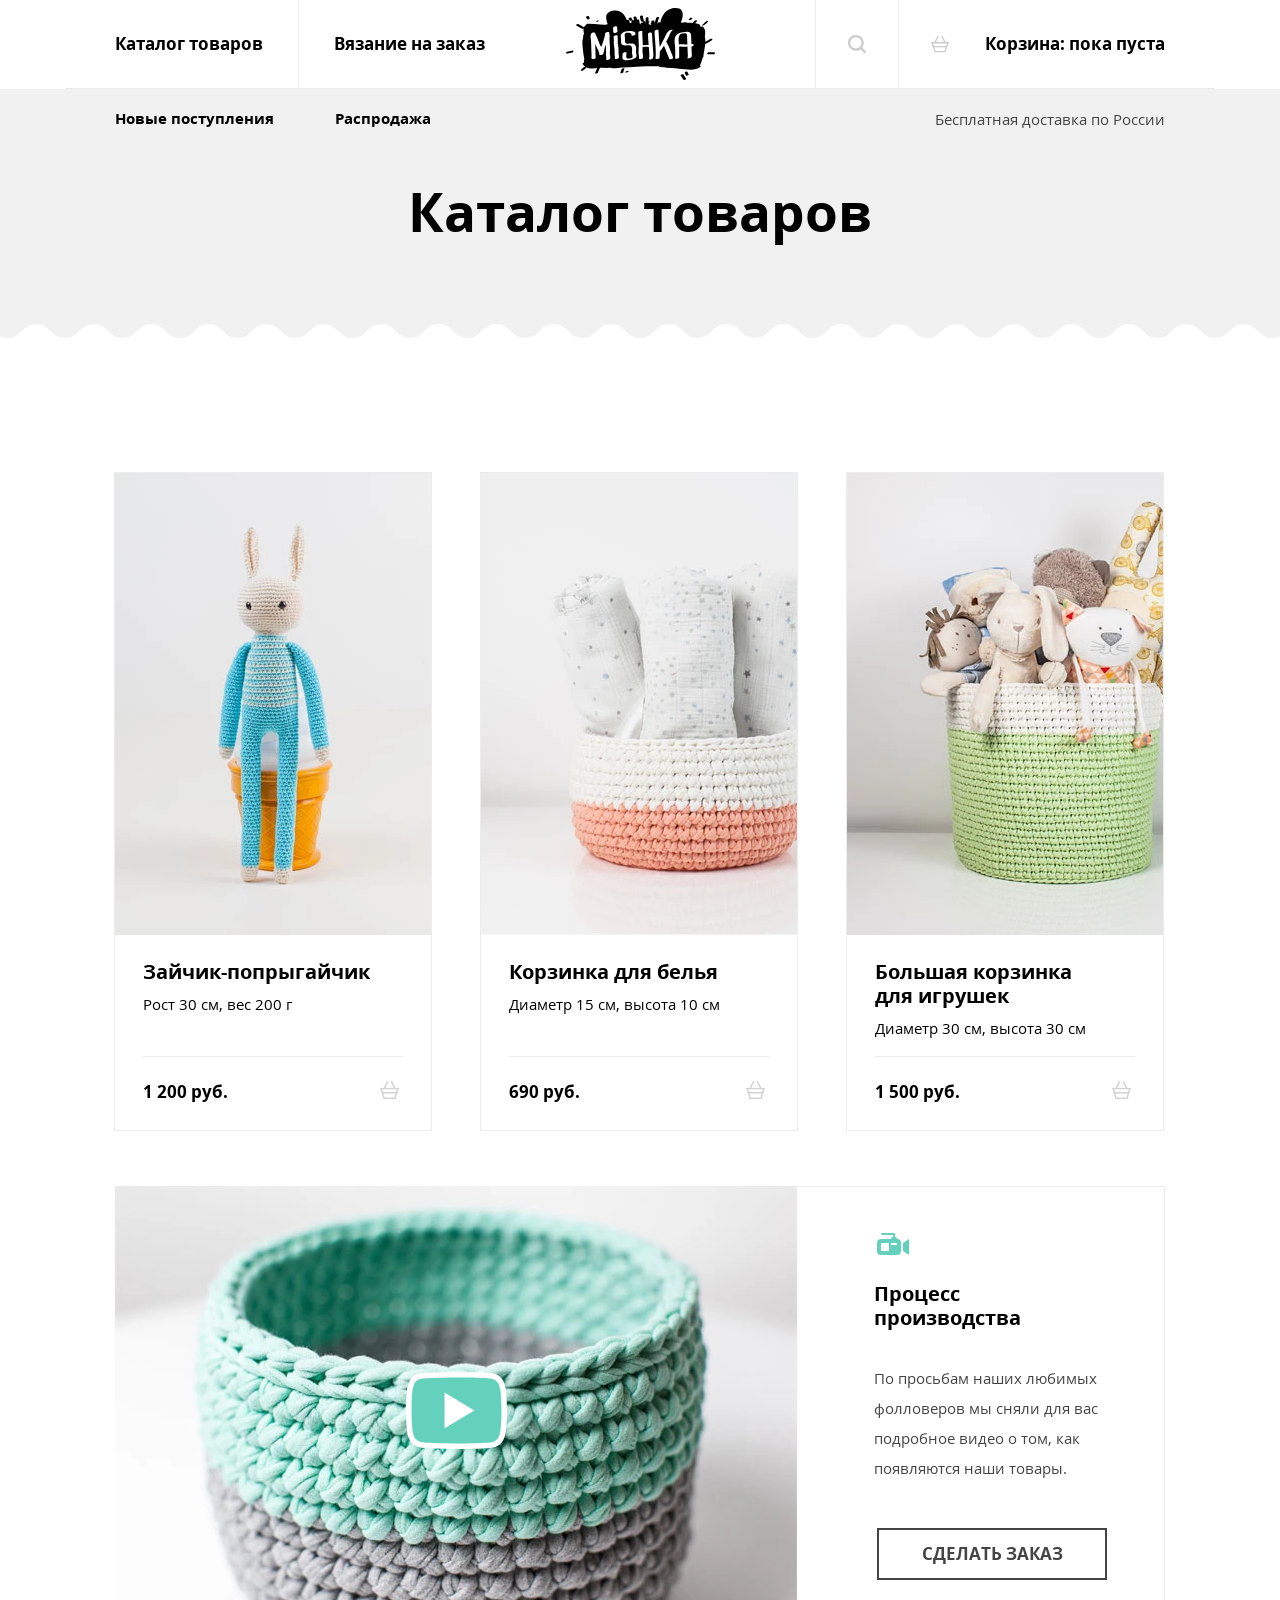
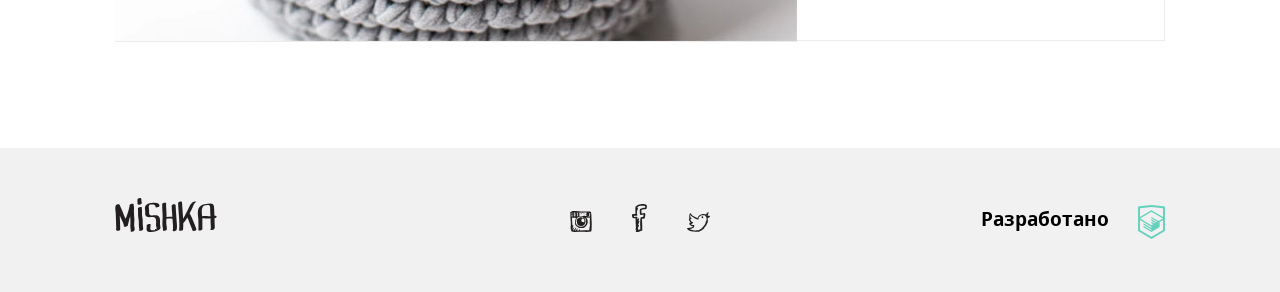
<file: site/mishka/catalog.html>
<!DOCTYPE html><html lang="ru"><head><meta name="viewport" content="width=device-width,initial-scale=1"><meta charset="utf-8"><title>HTML Academy: Мишка</title><link rel="preload" href="fonts/opensans.woff2" as="font"><link rel="preload" href="fonts/opensansbold.woff2" as="font"><link href="css/style.min.css" rel="stylesheet"></head><body><header class="main-header"><div class="main-header__container"><div class="main-header__logo logo"><a class="logo__link logo__link--active" href="index.html"><picture><source media="(min-width: 1150px)" srcset="img/logo-desktop.svg"><source media="(min-width: 768px)" srcset="img/logo-tablet.svg"><img class="logo__img" src="img/logo-mobile.svg" alt="logo-mishka"></picture></a></div><button class="main-header__control-popup" type="button" aria-label="Меню"></button><nav class="site-navigation"><ul class="site-navigation__list site-navigation__list--main"><li class="site-navigation__item site-navigation__item--catalog"><a class="site-navigation__link site-navigation__link--no-active">Каталог товаров</a></li><li class="site-navigation__item site-navigation__item--to-order"><a class="site-navigation__link" href="form.html">Вязание на заказ</a></li></ul><ul class="site-navigation__list site-navigation__list--user"><li class="site-navigation__item site-navigation__item--search"><a class="site-navigation__link" href="#"><svg class="site-navigation__item-icon" width="18" height="18"><use xlink:href="img/sprite.svg#icon-search"></use></svg>Поиск по сайту</a></li><li class="site-navigation__item site-navigation__item--cart"><a class="site-navigation__link" href="#"><svg class="site-navigation__item-icon" width="18" height="18"><use xlink:href="img/sprite.svg#icon-cart"></use></svg>Корзина: пока пуста</a></li></ul><ul class="site-navigation__list site-navigation__list--additional"><li class="site-navigation__item"><a class="site-navigation__link" href="#">Новые поступления</a></li><li class="site-navigation__item"><a class="site-navigation__link" href="#">Распродажа</a></li></ul><a class="site-navigation__delivery" href="delivery.html">Бесплатная доставка по России</a></nav></div></header><main class="page-main"><section class="page-title"><h2 class="page-title__name">Каталог товаров</h2></section><section class="catalog"><h3 class="visually-hidden">Выбор товаров</h3><ul class="catalog__list"><li class="catalog__item"><a class="catalog__item-img" href="catalog/bunny.html"><picture><source type="image/webp" media="(min-width: 1150px)" srcset="img/photo-hare-desktop@1x.webp, img/photo-hare-desktop@2x.webp 2x"><source type="image/webp" media="(min-width: 768px)" srcset="img/photo-hare-tablet@1x.webp, img/photo-hare-tablet@2x.webp 2x"><source type="image/webp" srcset="img/photo-hare-mobile@1x.webp, img/photo-hare-mobile@2x.webp 2x"><source media="(min-width: 1150px)" srcset="img/photo-hare-desktop@1x.jpg, img/photo-hare-desktop@2x.jpg 2x"><source media="(min-width: 768px)" srcset="img/photo-hare-tablet@1x.jpg, img/photo-hare-tablet@2x.jpg 2x"><img src="img/photo-hare-mobile@1x.jpg" srcset="img/photo-hare-mobile@2x.jpg 2x" alt="Зайчик-попрыгайчик"></picture></a><div class="catalog__item-description"><a class="catalog__item-name" href="catalog/bunny.html">Зайчик-попрыгайчик</a><p class="catalog__item-options">Рост 30 см, вес 200 г</p><div class="catalog__item-buy"><p class="catalog__item-price">1 200 руб.</p><button class="catalog__button-buy" type="button"><svg class="catalog__button-buy-cart" width="21" height="18"><use xlink:href="img/sprite.svg#icon-cart"></use></svg> <span class="visually-hidden">Купить</span></button></div></div></li><li class="catalog__item"><a class="catalog__item-img" href="catalog/basket.html"><picture><source type="image/webp" media="(min-width: 1150px)" srcset="img/photo-bowl-desktop@1x.webp, img/photo-bowl-desktop@2x.webp 2x"><source type="image/webp" media="(min-width: 768px)" srcset="img/photo-bowl-tablet@1x.webp, img/photo-bowl-tablet@2x.webp 2x"><source type="image/webp" srcset="img/photo-bowl-mobile@1x.webp, img/photo-bowl-mobile@2x.webp 2x"><source media="(min-width: 1150px)" srcset="img/photo-bowl-desktop@1x.jpg, img/photo-bowl-desktop@2x.jpg 2x"><source media="(min-width: 768px)" srcset="img/photo-bowl-tablet@1x.jpg, img/photo-bowl-tablet@2x.jpg 2x"><img src="img/photo-bowl-mobile@1x.jpg" srcset="img/photo-bowl-mobile@2x.jpg 2x" alt="Корзинка для белья"></picture></a><div class="catalog__item-description"><a class="catalog__item-name" href="catalog/basket.html">Корзинка для белья</a><p class="catalog__item-options">Диаметр 15 см, высота 10 см</p><div class="catalog__item-buy"><p class="catalog__item-price">690 руб.</p><button class="catalog__button-buy" type="button"><svg class="catalog__button-buy-cart" width="21" height="18"><use xlink:href="img/sprite.svg#icon-cart"></use></svg> <span class="visually-hidden">Купить</span></button></div></div></li><li class="catalog__item"><a class="catalog__item-img" href="catalog/basket-toy.html"><picture><source type="image/webp" media="(min-width: 1150px)" srcset="img/photo-toys-desktop@1x.webp, img/photo-toys-desktop@2x.webp 2x"><source type="image/webp" media="(min-width: 768px)" srcset="img/photo-toys-tablet@1x.webp, img/photo-toys-tablet@2x.webp 2x"><source type="image/webp" srcset="img/photo-toys-mobile@1x.webp, img/photo-toys-mobile@2x.webp 2x"><source media="(min-width: 1150px)" srcset="img/photo-toys-desktop@1x.jpg, img/photo-toys-desktop@2x.jpg 2x"><source media="(min-width: 768px)" srcset="img/photo-toys-tablet@1x.jpg, img/photo-toys-tablet@2x.jpg 2x"><img src="img/photo-toys-mobile@1x.jpg" srcset="img/photo-toys-mobile@2x.jpg 2x" alt="Большая корзинка для игрушек"></picture></a><div class="catalog__item-description"><a class="catalog__item-name" href="catalog/basket-toy.html">Большая корзинка для игрушек</a><p class="catalog__item-options">Диаметр 30 см, высота 30 см</p><div class="catalog__item-buy"><p class="catalog__item-price">1 500 руб.</p><button class="catalog__button-buy" type="button"><svg class="catalog__button-buy-cart" width="21" height="18"><use xlink:href="img/sprite.svg#icon-cart"></use></svg> <span class="visually-hidden">Купить</span></button></div></div></li></ul></section><section class="production"><h3 class="production__title">Процесс производства</h3><div class="production__video"><picture><source type="image/webp" media="(min-width: 1150px)" srcset="img/video-desktop@1x.webp, img/video-desktop@2x.webp 2x"><source type="image/webp" media="(min-width: 768px)" srcset="img/video-tablet@1x.webp, img/video-tablet@2x.webp 2x"><source type="image/webp" srcset="img/video-mobile@1x.webp, img/video-mobile@2x.webp 2x"><source media="(min-width: 1150px)" srcset="img/video-desktop@1x.jpg, img/video-desktop@2x.jpg 2x"><source media="(min-width: 768px)" srcset="img/video-tablet@1x.jpg, img/video-tablet@2x.jpg 2x"><img class="production__video-img" src="img/video-mobile@1x.jpg" srcset="img/video-mobile@2x.jpg 2x" alt="Видео производства"></picture><button class="production__video-play" type="button" aria-label="Воспроизвести видео"><img src="img/icon-play.svg" alt="Воспроизвести видео" width="101" height="77"></button></div><p class="production__video-description">По просьбам наших любимых фолловеров мы сняли для вас подробное видео о том, как появляются наши товары.</p><a class="production__button" href="#">Сделать заказ</a></section></main><footer class="main-footer"><div class="main-footer__container"><a class="main-footer__logo-link" href="index.html"><svg class="main-footer__logo" width="102" height="34"><use xlink:href="img/sprite.svg#logo-footer"></use></svg></a><div class="main-footer__social social"><a class="social__item social__item--instagram" href="#"><svg class="social__icon" width="22" height="21"><use xlink:href="img/sprite.svg#icon-insta"></use></svg> <span class="visually-hidden">инстаграмм</span> </a><a class="social__item social__item--facebook" href="#"><svg class="social__icon" width="22" height="21"><use xlink:href="img/sprite.svg#icon-fb"></use></svg> <span class="visually-hidden">фейсбук</span> </a><a class="social__item social__item--twitter" href="#"><svg class="social__icon" width="22" height="21"><use xlink:href="img/sprite.svg#icon-twitter"></use></svg> <span class="visually-hidden">Твитер</span></a></div><a class="main-footer__copyright" href="https://htmlacademy.ru/intensive/adaptive"><p class="main-footer__developed">Разработано</p><svg class="main-footer__logo-htmlacademy" width="27" height="34"><use xlink:href="img/sprite.svg#logo-htmlacademy"></use></svg></a></div></footer><div class="modal"><div class="modal__overlay"></div><div class="modal-window"><p class="modal-window__name">Добавить в корзину</p><p class="modal-window__size">Выберите размер</p><div class="modal-window__choice-size"><form class="modal-window__form" action="http://echo.htmlacademy.ru" method="POST"><input class="modal-window__form-input visually-hidden" type="radio" name="choice-size" id="size-s" value="s" checked="checked"> <label class="modal-window__button-size" for="size-s">s</label> <input class="modal-window__form-input visually-hidden" type="radio" name="choice-size" id="size-m" value="m"> <label class="modal-window__button-size" for="size-m">m</label> <input class="modal-window__form-input visually-hidden" type="radio" name="choice-size" id="size-l" value="l"> <label class="modal-window__button-size" for="size-l">l</label> <input class="modal-window__button" type="submit" value="Добавить"></form></div></div></div><script src="js/script-min.js"></script><script src="js/picturefill-min.js"></script><script src="js/svg4everybody-min.js"></script><script>svg4everybody();</script></body></html>
</file>
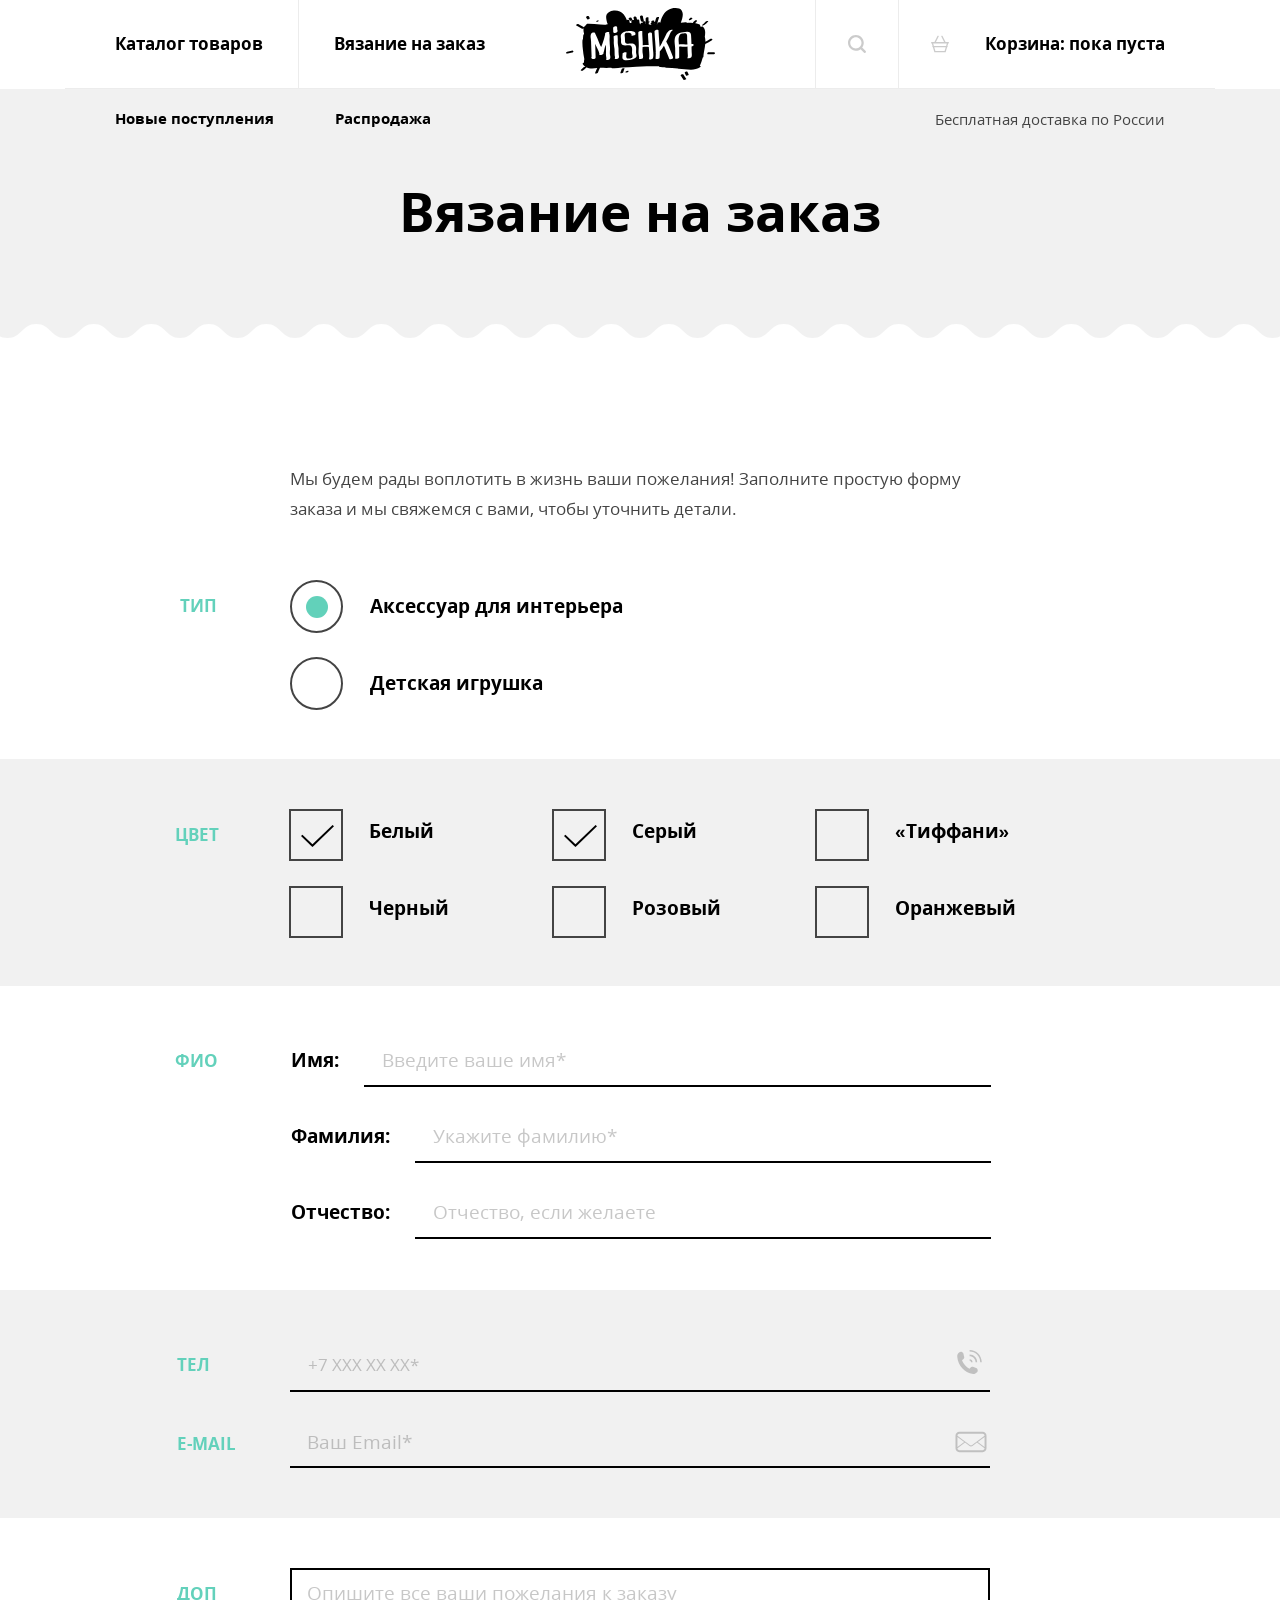
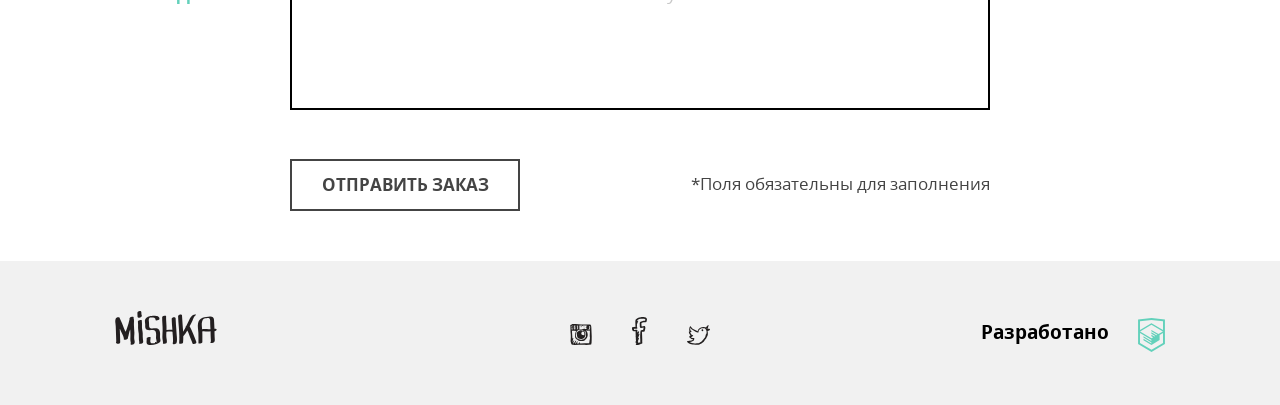
<file: site/mishka/form.html>
<!DOCTYPE html><html lang="ru"><head><meta name="viewport" content="width=device-width,initial-scale=1"><meta charset="utf-8"><title>HTML Academy: Мишка</title><link rel="preload" href="fonts/opensans.woff2" as="font"><link rel="preload" href="fonts/opensansbold.woff2" as="font"><link href="css/style.min.css" rel="stylesheet"></head><body><header class="main-header"><div class="main-header__container"><div class="main-header__logo logo"><a class="logo__link logo__link--active" href="index.html"><picture><source media="(min-width: 1150px)" srcset="img/logo-desktop.svg"><source media="(min-width: 768px)" srcset="img/logo-tablet.svg"><img class="logo__img" src="img/logo-mobile.svg" alt="logo-mishka"></picture></a></div><button class="main-header__control-popup" type="button" aria-label="Меню"></button><nav class="site-navigation"><ul class="site-navigation__list site-navigation__list--main"><li class="site-navigation__item site-navigation__item--catalog"><a class="site-navigation__link" href="catalog.html">Каталог товаров</a></li><li class="site-navigation__item site-navigation__item--to-order"><a class="site-navigation__link site-navigation__link--no-active">Вязание на заказ</a></li></ul><ul class="site-navigation__list site-navigation__list--user"><li class="site-navigation__item site-navigation__item--search"><a class="site-navigation__link" href="#"><svg class="site-navigation__item-icon" width="18" height="18"><use xlink:href="img/sprite.svg#icon-search"></use></svg>Поиск по сайту</a></li><li class="site-navigation__item site-navigation__item--cart"><a class="site-navigation__link" href="#"><svg class="site-navigation__item-icon" width="18" height="18"><use xlink:href="img/sprite.svg#icon-cart"></use></svg>Корзина: пока пуста</a></li></ul><ul class="site-navigation__list site-navigation__list--additional"><li class="site-navigation__item"><a class="site-navigation__link" href="#">Новые поступления</a></li><li class="site-navigation__item"><a class="site-navigation__link" href="#">Распродажа</a></li></ul><a class="site-navigation__delivery" href="delivery.html">Бесплатная доставка по России</a></nav></div></header><main class="page-main"><section class="page-title"><h2 class="page-title__name">Вязание на заказ</h2><p class="page-title__description">Мы будем рады воплотить в жизнь ваши пожелания! Заполните простую форму заказа и мы свяжемся с вами, чтобы уточнить детали.</p></section><form class="form" action="http://echo.htmlacademy.ru" method="POST"><div class="form__field-type"><div class="field-type container"><p class="field-type__name">Тип</p><div class="field-type__form"><input class="field-type__input visually-hidden" type="radio" name="type" id="field-type-accessory" value="accessory" checked="checked"> <label class="field-type__label" for="field-type-accessory">Аксессуар для интерьера</label> <input class="field-type__input visually-hidden" type="radio" name="type" id="field-type-toy" value="toy"> <label class="field-type__label" for="field-type-toy">Детская игрушка</label></div></div></div><div class="form__field-color"><div class="field-color container"><p class="field-color__name">Цвет</p><div class="field-color__form"><input class="field-color__input visually-hidden" type="checkbox" name="white" id="field-color-white" checked="checked"> <label class="field-color__label" for="field-color-white">Белый</label> <input class="field-color__input visually-hidden" type="checkbox" name="gray" id="field-color-gray" checked="checked"> <label class="field-color__label" for="field-color-gray">Серый</label> <input class="field-color__input visually-hidden" type="checkbox" name="tiffany" id="field-color-tiffany"> <label class="field-color__label" for="field-color-tiffany">«Тиффани»</label> <input class="field-color__input visually-hidden" type="checkbox" name="black" id="field-color-black"> <label class="field-color__label" for="field-color-black">Черный</label> <input class="field-color__input visually-hidden" type="checkbox" name="pink" id="field-color-pink"> <label class="field-color__label" for="field-color-pink">Розовый</label> <input class="field-color__input visually-hidden" type="checkbox" name="orange" id="field-color-orange"> <label class="field-color__label" for="field-color-orange">Оранжевый</label></div></div></div><div class="form__name"><div class="field-name container"><p class="field-name__name">Фио</p><div class="field-name__form"><div class="field-name__wrapper"><label class="field-name__label" for="field-name-name">Имя:</label> <input class="field-name__input" type="text" name="name" id="field-name-name" placeholder="Введите ваше имя*" required></div><div class="field-name__wrapper"><label class="field-name__label" for="field-name-surname">Фамилия:</label> <input class="field-name__input" type="text" name="surname" id="field-name-surname" placeholder="Укажите фамилию*" required></div><div class="field-name__wrapper"><label class="field-name__label" for="field-name-patronymic">Отчество:</label> <input class="field-name__input" type="text" name="patronymic" id="field-name-patronymic" placeholder="Отчество, если желаете"></div></div></div></div><div class="form__tel"><div class="field-tel container"><label for="field-tel-phone" class="field-tel__name">Тел</label> <input class="field-tel__input" type="tel" name="phone" id="field-tel-phone" placeholder="+7 ХХХ ХХ ХХ*" required> <svg class="field-tel__input-icon" width="25" height="24"><use xlink:href="img/sprite.svg#icon-phone"></use></svg></div></div><div class="form__email"><div class="field-email container"><label for="field-email" class="field-email__name">E-mail</label> <input class="field-email__input" type="email" name="email" id="field-email" placeholder="Ваш Email*" required> <svg class="field-email__input-icon" width="32" height="31"><use xlink:href="img/sprite.svg#icon-mail"></use></svg></div></div><div class="form__message"><div class="field-message container"><label for="field-message" class="field-message__name">Доп</label> <textarea class="field-message__textarea" name="message" id="field-message" placeholder="Опишите все ваши пожелания к заказу"></textarea></div></div><div class="form__submit container"><p class="form__note">*Поля обязательны для заполнения</p><input class="form__submit-button" type="submit" value="Отправить заказ"></div></form></main><footer class="main-footer"><div class="main-footer__container"><a class="main-footer__logo-link" href="index.html"><svg class="main-footer__logo" width="102" height="34"><use xlink:href="img/sprite.svg#logo-footer"></use></svg></a><div class="main-footer__social social"><a class="social__item social__item--instagram" href="#"><svg class="social__icon" width="22" height="21"><use xlink:href="img/sprite.svg#icon-insta"></use></svg> <span class="visually-hidden">инстаграмм</span> </a><a class="social__item social__item--facebook" href="#"><svg class="social__icon" width="22" height="21"><use xlink:href="img/sprite.svg#icon-fb"></use></svg> <span class="visually-hidden">фейсбук</span> </a><a class="social__item social__item--twitter" href="#"><svg class="social__icon" width="22" height="21"><use xlink:href="img/sprite.svg#icon-twitter"></use></svg> <span class="visually-hidden">Твитер</span></a></div><a class="main-footer__copyright" href="https://htmlacademy.ru/intensive/adaptive"><p class="main-footer__developed">Разработано</p><svg class="main-footer__logo-htmlacademy" width="27" height="34"><use xlink:href="img/sprite.svg#logo-htmlacademy"></use></svg></a></div></footer><script src="js/script-min.js"></script><script src="js/picturefill-min.js"></script><script src="js/svg4everybody-min.js"></script><script>svg4everybody();</script></body></html>
</file>
<file: site/keksobooking/css/style.css>
@font-face {
  font-family: "Roboto";
  src: url("../fonts/Roboto-Bold.woff2") format("woff2"),
      url("../fonts/Roboto-Bold.woff") format("woff");
  font-weight: 900;
  font-style: normal;
  font-display: swap;
}

@font-face {
  font-family: "Roboto";
  src: url("../fonts/Roboto-Regular.woff2") format("woff2"),
      url("../fonts/Roboto-Regular.woff") format("woff");
  font-weight: 400;
  font-style: normal;
  font-display: swap;
}

@font-face {
  font-family: "Roboto";
  src: url("../fonts/Roboto-Medium.woff2") format("woff2"),
      url("../fonts/Roboto-Medium.woff") format("woff");
  font-weight: 500;
  font-style: normal;
  font-display: swap;
}

*,
*::before,
*::after {
  -webkit-box-sizing: border-box;
          box-sizing: border-box;
}

.content-box-component {
  -webkit-box-sizing: content-box;
          box-sizing: content-box;
}

.visually-hidden {
  position: absolute;

  width: 1px;
  height: 1px;
  margin: -1px;
  border: 0;
  padding: 0;

  white-space: nowrap;

  -webkit-clip-path: inset(100%);

          clip-path: inset(100%);
  clip: rect(0 0 0 0);
  overflow: hidden;
}

.hidden {
  display: none;
}

body {
  max-width: 1200px;
  margin: 0 auto;

  color: #353535;
  font-family: "Roboto", "Arial", sans-serif;
  font-size: 16px;

  background-color: #f0f0ea;
}

fieldset {
  margin: 0;
  padding: 0;

  border: 0;
}


/* Map */

.promo {
  position: absolute;
  z-index: 1;
  top: 40px;
  left: 50%;

  width: 211px;
  height: 45px;

  -webkit-transform: translateX(-50%);

      -ms-transform: translateX(-50%);

          transform: translateX(-50%);
}

.map {
  position: relative;

  display: -webkit-box;

  display: -ms-flexbox;

  display: flex;
  -webkit-box-align: end;
      -ms-flex-align: end;
          align-items: flex-end;
  -webkit-box-orient: vertical;
  -webkit-box-direction: normal;
      -ms-flex-direction: column;
          flex-direction: column;
  overflow: hidden;

  height: 750px;

  background-color: #82bcc0;
  background-image: url("../img/map.jpg");
  background-repeat: no-repeat;
  background-position: center bottom;

  border-radius: 0 0 10px 10px;
}

.map__pins {
  position: relative;
  width: 100%;
  -webkit-box-flex: 1;
      -ms-flex-positive: 1;
          flex-grow: 1;
}

.map__overlay {
  position: absolute;

  width: 100%;
  height: 100%;

  -webkit-transition: opacity 300ms ease-in;

  -o-transition: opacity 300ms ease-in;

  transition: opacity 300ms ease-in;

  opacity: 0;
  background-color: rgba(0, 0, 0, 0.3);
}

.map__title {
  width: 100%;
  margin: 0;
  padding: 0;
  margin-top: 170px;

  font-size: 85px;
  font-weight: 700;
  text-align: center;
  color: #ffffff;
}

.map--faded .map__overlay {
  opacity: 1;
}

.map__pin {
  position: absolute;
  z-index: 1;

  width: 50px;
  height: 70px;
  margin: 0;
  padding: 0;

  border: 0;
  background: none;
}

.map__pin:focus {
  outline: none;
  -webkit-filter: drop-shadow(0 0 5px red);
          filter: drop-shadow(0 0 5px red);
}

.map__pin img {
  position: absolute;
  z-index: 1;

  top: 5px;
  left: 0;
  right: 0;
  margin: auto;

  border-radius: 50%;
}

.map__pin:not(.map__pin--main)::after {
  content: "";
  position: absolute;

  width: 50px;
  height: 70px;

  top: 0;
  left: 0;

  background-image: url("../img/pins.svg");
  background-repeat: no-repeat;
  background-position: 0 -9px;
}

.map__pin:not(.map__pin--main):hover::after,
.map__pin:not(.map__pin--main):active::after,
.map__pin--active:not(.map__pin--main)::after {
  background-position: 0 -88px;
}

.map__pin:active img,
.map__pin--active img {
  -webkit-box-shadow: 0 0 15px 15px rgba(255, 86, 53, 0.7);
          box-shadow: 0 0 15px 15px rgba(255, 86, 53, 0.7);
}

.map__pin--main {
  width: 65px;
  height: 65px;

  cursor: move;
}

.map__pin--main img {
  position: relative;
  z-index: 1;

  padding: 2px 6px 6px;

  -webkit-transform: translateY(-7px);

      -ms-transform: translateY(-7px);

          transform: translateY(-7px);

  border: solid 5px #ff5635;
  border-radius: 50%;
  background-color: #ffffff;

  -webkit-box-sizing: content-box;

          box-sizing: content-box;
}

.map__pin--main:active img,
.map__pin--main--active img {
  background-color: #ffffff;
}

.map__pin--main svg {
  position: absolute;
  z-index: 0;
  top: -50px;
  left: -47px;

  width: 156px;
  height: 156px;

  -webkit-transition: -webkit-transform 300ms ease-in;

  transition: -webkit-transform 300ms ease-in;

  -o-transition: transform 300ms ease-in;

  transition: transform 300ms ease-in;

  transition: transform 300ms ease-in, -webkit-transform 300ms ease-in;
  -webkit-transform: rotate(120deg) scale(0);
      -ms-transform: rotate(120deg) scale(0);
          transform: rotate(120deg) scale(0);
  -webkit-transform-origin: 78px 78px;
      -ms-transform-origin: 78px 78px;
          transform-origin: 78px 78px;
}

.map__pin--main:hover ellipse {
  fill: rgba(255, 86, 53, 0.9);
}

.map__pin--main::after {
  position: absolute;
  top: 100%;
  left: 50%;

  width: 0;
  height: 0;

  content: "";

  border: solid 5px transparent;
  border-top: solid 18px #fff;
  border-bottom: 0;

  -webkit-transition: -webkit-transform 300ms ease-in;

  transition: -webkit-transform 300ms ease-in;

  -o-transition: transform 300ms ease-in;

  transition: transform 300ms ease-in;

  transition: transform 300ms ease-in, -webkit-transform 300ms ease-in;
  -webkit-transform: translate(-50%, -6px);
      -ms-transform: translate(-50%, -6px);
          transform: translate(-50%, -6px);

  border-top-width: 22px;
  border-top-color: #ff5635;
}

.map--faded .map__pin--main svg {
  -webkit-transform: rotate(-20deg) scale(1);
      -ms-transform: rotate(-20deg) scale(1);
          transform: rotate(-20deg) scale(1);
}

.map--faded .map__pin--main::after {
  -webkit-transform: translate(-50%, -30px);
      -ms-transform: translate(-50%, -30px);
          transform: translate(-50%, -30px);
}

.map__pin--main text {
  font-size: 7px;
  font-weight: 700;

  fill: #ffffff;
}


/* Фильтры */

.map__filters-container {
  width: 100%;
  background-color: rgba(3, 28, 45, 0.5);
}

.map__filters {
  display: -webkit-box;
  display: -ms-flexbox;
  display: flex;
  -webkit-box-align: center;
      -ms-flex-align: center;
          align-items: center;
  -webkit-box-pack: center;
      -ms-flex-pack: center;
          justify-content: center;

  width: 960px;
  height: 46px;
  margin: 0 auto;

  -webkit-transition: opacity 300ms ease-in;

  -o-transition: opacity 300ms ease-in;

  transition: opacity 300ms ease-in;

  opacity: 1;
}

.map--faded .map__filters {
  opacity: 0;
}

.map__filter {
  height: 30px;
  margin-right: 10px;

  font-size: 14px;
  vertical-align: middle;
  cursor: pointer;

  border: 1px solid transparent;
}

.map__filter:hover {
  border: 1px solid #ffaa99;
}

.map__filter:focus {
  outline: none;
  -webkit-box-shadow: 0 0 2px 2px #ff6547;
          box-shadow: 0 0 2px 2px #ff6547;
}

.map__feature {
  display: inline-block;
  overflow: hidden;

  width: 30px;
  height: 28px;

  font-size: 0;
  vertical-align: middle;
  cursor: pointer;

  background-color: #f8f8f8;
  background-image: url("../img/sprite-feature.svg");
  background-position: center;
  background-repeat: no-repeat;
  background-size: 25px 345px;

  border-radius: 3px;
}

.map__feature--wifi {
  background-position: 2px 5px;
}

.map__checkbox:checked + .map__feature--wifi {
  background-position: 2px -172px;
}

.map__feature--dishwasher {
  background-position: 2px -25px;
}

.map__checkbox:checked + .map__feature--dishwasher {
  background-position: 2px -202px;
}

.map__feature--parking {
  background-position: 3px -55px;
}

.map__checkbox:checked + .map__feature--parking {
  background-position: 2px -232px;
}

.map__feature--washer {
  background-position: 2px -85px;
}

.map__checkbox:checked + .map__feature--washer {
  background-position: 2px -262px;
}

.map__feature--elevator {
  background-position: 2px -143px;
}

.map__checkbox:checked + .map__feature--elevator {
  background-position: 2px -321px;
}

.map__feature--conditioner {
  background-position: 3px -114px;
}

.map__checkbox:checked + .map__feature--conditioner {
  background-position: 2px -291px;
}

.map__feature:hover {
  -webkit-box-shadow: inset 0 0 0 1px #ffaa99;
          box-shadow: inset 0 0 0 1px #ffaa99;
}

.map__feature:focus,
.map__checkbox:focus + .map__feature {
   -webkit-box-shadow: 0 0 2px 2px #ff6547;
           box-shadow: 0 0 2px 2px #ff6547;
 }

.map__feature:active {
  -webkit-box-shadow: none;
          box-shadow: none;
  background-color: #ff6547;
}

.map__checkbox:checked + .map__feature {
  background-color: #ff6547;
  -webkit-box-shadow: 0 1px 3px rgba(0, 0, 0, 0.2) inset;
          box-shadow: 0 1px 3px rgba(0, 0, 0, 0.2) inset;
}


/* Форма объявления */

.notice {
  margin: 0 120px;
  padding: 30px 0;
}

.notice__title {
  margin-top: 0;
  margin-bottom: 20px;

  font-size: 28px;
  font-weight: 700;
}

.ad-form {
  display: -webkit-box;
  display: -ms-flexbox;
  display: flex;
  -ms-flex-wrap: wrap;
      flex-wrap: wrap;

  width: 100%;
}

.ad-form--disabled {
  opacity: 0.3;
}

.ad-form-header {
  width: 100%;
  padding-bottom: 20px;
}

.ad-form-header__title {
  margin-bottom: 10px;
}

.ad-form-header__upload {
  display: -webkit-box;
  display: -ms-flexbox;
  display: flex;
  -webkit-box-align: center;
      -ms-flex-align: center;
          align-items: center;
}

.ad-form-header__preview {
  display: -webkit-box;
  display: -ms-flexbox;
  display: flex;
  -webkit-box-align: center;
      -ms-flex-align: center;
          align-items: center;

  margin-right: 10px;
  padding: 0 15px;

  width: 70px;
  height: 70px;

  text-align: center;

  border-radius: 5px;
  background-color: #dadada;
}

.ad-form__field {
  display: -webkit-box;
  display: -ms-flexbox;
  display: flex;
  width: 150px;
}

.ad-form-header__info {
    margin-top: 0;
    margin-left: 20px;
}

.ad-form-header__drop-zone {
  height: 70px;
  padding: 10px 10px 5px;

  text-align: center;
  font-size: 14px;
  color: #999999;

  border: dashed 1px #c7c7c7;
  border-radius: 5px;

  cursor: pointer;
}

.ad-form-header__drop-zone:hover {
  color: #ff5635;
}

.ad-form-header__drop-zone:focus,
.ad-form-header__input:focus + .form-header__drop-zone {
  color: #ff5635;
  -webkit-box-shadow: 0 0 2px 2px #ff6547;
          box-shadow: 0 0 2px 2px #ff6547;
}

.ad-form__element {
  -ms-flex-preferred-size: 25%;
      flex-basis: 25%;
  min-height: 90px;

  font-size: 14px;
}

.ad-form__element--wide {
  -ms-flex-preferred-size: 50%;
      flex-basis: 50%;
  max-width: 50%;
}

.ad-form__label {
  display: block;
  padding-bottom: 5px;
}

.ad-form__element input,
.ad-form__element select,
.ad-form__element textarea {
  width: calc(100% - 20px);

  font-family: "Roboto", "Arial", sans-serif;
  font-size: 18px;

  height: 42px;
  padding-left: 14px;

  background-color: white;
  border: 1px solid #d9d9d3;
  border-radius: 4px;
}

.ad-form__element input:hover,
.ad-form__element select:hover,
.ad-form__element textarea:hover {
  border-color: #ffaa99;
}

.ad-form__element input:focus,
.ad-form__element select:focus,
.ad-form__element textarea:focus {
  outline: none;
  -webkit-box-shadow: 0 0 2px 2px #ff6547;
          box-shadow: 0 0 2px 2px #ff6547;
}

.ad-form__element--time {
  -ms-flex-preferred-size: 50%;
      flex-basis: 50%;
}

.ad-form__element--time select {
  width: calc(50% - 20px);
}

.ad-form__element--time select:first-of-type {
  margin-right: 14px;
}

.features legend {
  padding-bottom: 5px;
}

.feature {
  display: inline-block;
  vertical-align: middle;

  width: 70px;
  height: 45px;
  margin-right: 2px;

  font-size: 0;

  border: solid 1px #eee;
  border-radius: 3px;

  background-color: #fafafa;
  background-image: url("../img/sprite-feature.svg");
  background-position: center;
  background-repeat: no-repeat;
  background-size: 35px 600px;

  cursor: pointer;
}

.feature:hover {
  -webkit-box-shadow: inset 0 0 0 1px #ffaa99;
          box-shadow: inset 0 0 0 1px #ffaa99;
}

.feature:active {
  -webkit-box-shadow: none;
          box-shadow: none;
  background-color: #ff6547;
}

.features .feature__checkbox {
  width: auto;
}

.feature:focus,
.feature__checkbox:focus + .feature {
  -webkit-box-shadow: 0 0 2px 2px #ff6547;
          box-shadow: 0 0 2px 2px #ff6547;
}

.feature__checkbox:checked + .feature {
  background-color: #ff6547;
  -webkit-box-shadow: 0 1px 3px rgba(0, 0, 0, 0.2) inset;
          box-shadow: 0 1px 3px rgba(0, 0, 0, 0.2) inset;
}

.feature--wifi {
  background-position: 17px -50px;
}

.feature--dishwasher {
  background-position: 17px -92px;
}

.feature--parking {
  background-position: 17px -134px;
}

.feature--washer {
  background-position: 17px -175px;
}

.feature--elevator {
  background-position: 17px -258px;
}

.feature--conditioner {
  background-position: 17px -217px;
}

.feature__checkbox:checked + .feature {
  background-color: #ff5635;
}

.feature__checkbox:checked + .feature--wifi {
  background-position: 17px -297px;
}

.feature__checkbox:checked + .feature--dishwasher {
  background-position: 17px -339px;
}

.feature__checkbox:checked + .feature--parking {
  background-position: 17px -382px;
}

.feature__checkbox:checked + .feature--washer {
  background-position: 17px -423px;
}

.feature__checkbox:checked + .feature--elevator {
  background-position: 17px -505px;
}

.feature__checkbox:checked + .feature--conditioner {
  background-position: 17px -464px;
}

.ad-form textarea {
  width: calc(100% - 20px);
  max-width: calc(100% - 20px);
  min-height: 230px;

  padding-top: 10px;
}

.ad-form__photo-container {
  display: -webkit-box;
  display: -ms-flexbox;
  display: flex;
  -ms-flex-wrap: wrap;
      flex-wrap: wrap;
}

.ad-form__upload {
  display: -webkit-box;
  display: -ms-flexbox;
  display: flex;
  margin-right: 10px;

  width: 150px;
  min-height: 70px;
}

.ad-form__upload .ad-form__input {
  width: auto;
}

.ad-form__upload:last-of-type {
  margin-right: 0;
}

.ad-form__drop-zone {
  height: 70px;
  padding: 10px 10px 5px;

  text-align: center;
  font-size: 14px;
  color: #999999;

  border: dashed 1px #c7c7c7;
  border-radius: 5px;

  cursor: pointer;
}

.ad-form__drop-zone:hover {
  color: #ff5635;
}

.ad-form__drop-zone:focus,
.ad-form__input:focus + .ad-form__drop-zone {
  color: #ff5635;
  -webkit-box-shadow: 0 0 2px 2px #ff6547;
          box-shadow: 0 0 2px 2px #ff6547;
}

.ad-form__photo {
  margin-right: 10px;
  margin-bottom: 10px;

  width: 70px;
  height: 70px;

  background-color: #e4e4de;
  border-radius: 5px;
}

.ad-form__element--submit {
  -ms-flex-preferred-size: 100%;
      flex-basis: 100%;
  padding: 40px 0;

  text-align: center;
}

.ad-form__submit {
  font-size: 22px;
  font-weight: 700;

  -webkit-box-sizing: content-box;

          box-sizing: content-box;
  width: 206px;
  height: 60px;

  background-color: white;
  border: 4px solid #ffaa99;
  border-radius: 8px;
}

.ad-form__submit:hover,
.ad-form__submit:focus {
  border-color: #ff6d51;
}

.ad-form__submit:focus {
  outline: none;
}

.ad-form__submit:active {
  outline: none;

  color: white;
  border-color: #ff6d51;
  background-color: #ff6d51;
}

.ad-form__reset {
  margin: 0;
  padding: 0;

  font-size: 14px;
  text-decoration: underline;

  border: 0;
  background: none;
  cursor: pointer;
}

.ad-form__reset:focus {
  outline: none;
  -webkit-box-shadow: 0 0 2px 2px #ff6547;
          box-shadow: 0 0 2px 2px #ff6547;
}


/* Футер */

.footer {
  margin-top: 30px;
  padding-top: 30px;
  border-top: solid 1px #cccccc;

  display: -webkit-box;

  display: -ms-flexbox;

  display: flex;
  -webkit-box-align: start;
      -ms-flex-align: start;
          align-items: flex-start;
  -webkit-box-pack: justify;
      -ms-flex-pack: justify;
          justify-content: space-between;
}

.copyright {
  font-size: 12px;
}

.copyright__link--image {
  display: block;
}

.copyright__link:hover {
  opacity: 0.6;
}

.copyright__link:focus {
  outline: none;
  -webkit-box-shadow: 0 0 2px 2px #ff6547;
          box-shadow: 0 0 2px 2px #ff6547;
}

.copyright__link--text {
  color: #353535;
}

.footer__contacts {
  background-color: inherit;
}

.contacts {
  margin: 0;
  padding: 0;
  list-style: none;

  display: -webkit-box;

  display: -ms-flexbox;

  display: flex;
}

.contacts__link {
  display: block;

  width: 29px;
  height: 29px;
  margin-left: 10px;

  font-size: 0;

  background-image: url("../img/sprite-social.svg");
  background-repeat: no-repeat;
  background-size: 29px 274px;

  cursor: pointer;
}

.contacts__link:focus {
  outline: none;
  -webkit-box-shadow: 0 0 2px 2px #ff6547;
          box-shadow: 0 0 2px 2px #ff6547;
}

.contacts__link--twitter {
  background-position: 0 0;
}

.contacts__link--instagram {
  background-position: 0 -35px;
}

.contacts__link--facebook {
  background-position: 0 -70px;
}

.contacts__link--vk {
  background-position: 0 -105px;
}

.contacts__link--twitter:hover,
.contacts__link--twitter:focus {
  background-position: 0 -140px;
}

.contacts__link--instagram:hover,
.contacts__link--instagram:focus {
  background-position: 0 -175px;
}

.contacts__link--facebook:hover,
.contacts__link--facebook:focus {
  background-position: 0 -210px;
}

.contacts__link--vk:hover,
.contacts__link--vk:focus {
  background-position: 0 -245px;
}

.contacts__link:focus {
  -webkit-box-shadow: 0 0 2px 2px #ff6547;
          box-shadow: 0 0 2px 2px #ff6547;
}


/* Карточка объявления */

.map__card {
  position: absolute;
  z-index: 2;
  top: 150px;
  left: 20px;

  padding: 10px 10px 20px;
  width: 230px;

  font-size: 12px;

  border-radius: 5px;
  background-color: #ffffff;
}

.popup__avatar {
  position: absolute;
  bottom: 100%;
  left: 0;

  margin-bottom: 10px;
}

.popup__close {
  position: absolute;
  bottom: 100%;
  right: 0;

  padding: 0;

  font-size: 0;

  border: 0;
  background: none;
}

.popup__close:active {
  -webkit-transform: translate(1px, 1px);
      -ms-transform: translate(1px, 1px);
          transform: translate(1px, 1px);
}

.popup__close:focus {
  outline: none;
  -webkit-box-shadow: 0 0 10px 3px #ff6547;
          box-shadow: 0 0 10px 3px #ff6547;
}

.popup__close::after {
  font-size: 50px;
  line-height: 40px;

  display: block;

  content: "×";

  color: #000000;
}

.popup__title {
  margin: 0;
  margin-bottom: 10px;

  font-size: 16px;
  line-height: 18px;
}

.popup__text {
  margin: 0;
  margin-bottom: 10px;
}

.popup__text--price {
  font-size: 22px;
  font-weight: 700;
}

.popup__price span {
  font-size: 16px;
}

.popup__type {
  margin: 0;
  margin-bottom: 5px;
}

.popup__text--capacity {
  margin-bottom: 0;
}

.popup__features {
  margin: 0;
  padding: 0;

  list-style: none;
}

.popup__features {
  margin-bottom: 10px;
}

.popup__feature {
  display: inline-block;
  overflow: hidden;

  width: 30px;
  height: 28px;

  font-size: 0;

  background-image: url("../img/sprite-feature.svg");
  background-position: center;
  background-repeat: no-repeat;
  background-size: 25px 345px;
}

.popup__feature--wifi {
  background-position: 2px 5px;
}

.popup__feature--dishwasher {
  background-position: 2px -25px;
}

.popup__feature--parking {
  background-position: 3px -55px;
}

.popup__feature--washer {
  background-position: 2px -85px;
}

.popup__feature--elevator {
  background-position: 2px -143px;
}

.popup__feature--conditioner {
  background-position: 3px -114px;
}

.popup__photos {
  display: -webkit-box;
  display: -ms-flexbox;
  display: flex;
  -webkit-box-align: center;
      -ms-flex-align: center;
          align-items: center;
  -ms-flex-wrap: wrap;
      flex-wrap: wrap;
}

.popup__photo {
  margin-right: 5px;
  margin-bottom: 5px;
}

.popup__photo:hover {
  border: 2px solid #ff5635;
}

/* Оверлей */

.success {
  position: fixed;
  top: 0;
  left: 0;
  z-index: 2;

  -webkit-box-sizing: border-box;
          box-sizing: border-box;

  width: 100%;
  height: 100%;
  overflow: auto;

  padding-top: 300px;

  text-align: center;
  vertical-align: middle;

  background-color: rgba(0, 0, 0, 0.8);
}

.success__message {
  position: relative;

  color: #ffffff;
  font-size: 50px;
  font-weight: 700;
}

.success__message::before {
  content: "";
  position: absolute;

  top: -150px;
  left: 50%;

  width: 109px;
  height: 122px;

  background-image: url("../img/muffin-white.svg");
  background-position: center;
  background-repeat: no-repeat;

  -webkit-transform: translateX(-50%);
      -ms-transform: translateX(-50%);
          transform: translateX(-50%);
}
</file>
<file: style.min.css>
@font-face{font-weight:400;font-family:"Open Sans";font-style:normal;font-display:swap;src:url(fonts/opensans.woff2),url(fonts/opensans.woff)}@font-face{font-weight:700;font-family:"Open Sans";font-style:normal;font-display:swap;src:url(fonts/opensansbold.woff2),url(fonts/opensansbold.woff)}html{-webkit-box-sizing:border-box;box-sizing:border-box}*,*::before,*::after{-webkit-box-sizing:inherit;box-sizing:inherit}body{font-family:"Open Sans","Arial",sans-serif;font-weight:400}.container{max-width:1200px;margin:0 auto;padding:50px}.item{display:-webkit-box;display:-ms-flexbox;display:flex;-ms-flex-wrap:wrap;flex-wrap:wrap}.item:nth-child(2n){-webkit-box-orient:horizontal;-webkit-box-direction:reverse;-ms-flex-direction:row-reverse;flex-direction:row-reverse}.item:nth-child(2n) .item__img{margin-right:auto;margin-left:0}.item__title{width:100%;font-size:40px;border-bottom:1px solid rgba(0,0,0,.1)}.item__description{display:-webkit-box;display:-ms-flexbox;display:flex;-webkit-box-orient:vertical;-webkit-box-direction:normal;-ms-flex-direction:column;flex-direction:column}.item__stack-wrapper{display:-webkit-box;display:-ms-flexbox;display:flex;-ms-flex-wrap:wrap;flex-wrap:wrap;max-width:300px;margin-bottom:30px}.item__stack{margin-right:10px;margin-bottom:10px;padding:5px 10px;font-size:16px;background-color:rgba(0,0,0,.3);border-radius:16px}.item__browser-support{display:-webkit-box;display:-ms-flexbox;display:flex;-ms-flex-wrap:wrap;flex-wrap:wrap;margin-bottom:30px}.item__browser-support img{width:40px;height:40px;margin-right:10px}.item__button{margin:0 auto;margin-bottom:30px;padding:5px 15px;text-decoration:none;background-image:-webkit-gradient(linear,left top,left bottom,from(rgba(62,246,248,1)),to(rgba(211,248,248,1)));background-image:-webkit-linear-gradient(top,rgba(62,246,248,1),rgba(211,248,248,1));background-image:-o-linear-gradient(top,rgba(62,246,248,1),rgba(211,248,248,1));background-image:linear-gradient(180deg,rgba(62,246,248,1),rgba(211,248,248,1));border-radius:16px;-webkit-box-shadow:0 0 15px -2px rgba(0,0,0,.3);box-shadow:0 0 15px -2px rgba(0,0,0,.3)}.item__button:hover{-webkit-box-shadow:0 0 15px -2px rgba(0,0,0,.8);box-shadow:0 0 15px -2px rgba(0,0,0,.8)}.item__button:active{-webkit-box-shadow:inset 2px 2px 4px 0 rgba(0,0,0,.3);box-shadow:inset 2px 2px 4px 0 rgba(0,0,0,.3)}.item__img{margin-left:auto;-webkit-transform:scale(1);-ms-transform:scale(1);transform:scale(1);-webkit-transition-duration:0.4s;-o-transition-duration:0.4s;transition-duration:0.4s}.item__img img{display:block}.item__img:hover{-webkit-box-shadow:5px 5px 3px 0 rgba(0,0,0,.3);box-shadow:5px 5px 3px 0 rgba(0,0,0,.3);-webkit-transform:scale(1.01);-ms-transform:scale(1.01);transform:scale(1.01);-webkit-transition-duration:0.4s;-o-transition-duration:0.4s;transition-duration:0.4s}
</file>
<file: site/gllacy/css/style.min.css>
@-webkit-keyframes bounce{0%{-webkit-transform:translateY(-2000px);transform:translateY(-2000px)}70%{-webkit-transform:translateY(30px);transform:translateY(30px)}85%{-webkit-transform:translateY(-15px);transform:translateY(-15px)}to{-webkit-transform:translateY(0);transform:translateY(0)}}@keyframes bounce{0%{-webkit-transform:translateY(-2000px);transform:translateY(-2000px)}70%{-webkit-transform:translateY(30px);transform:translateY(30px)}85%{-webkit-transform:translateY(-15px);transform:translateY(-15px)}to{-webkit-transform:translateY(0);transform:translateY(0)}}@-webkit-keyframes shake{0%,to{-webkit-transform:translateX(0);transform:translateX(0)}10%,30%,50%,70%,90%{-webkit-transform:translateX(-10px);transform:translateX(-10px)}20%,40%,60%,80%{-webkit-transform:translateX(10px);transform:translateX(10px)}}@keyframes shake{0%,to{-webkit-transform:translateX(0);transform:translateX(0)}10%,30%,50%,70%,90%{-webkit-transform:translateX(-10px);transform:translateX(-10px)}20%,40%,60%,80%{-webkit-transform:translateX(10px);transform:translateX(10px)}}.visually-hidden{position:absolute;clip:rect(0 0 0 0);width:1px;height:1px;margin:-1px}.container{max-width:1200px;padding:0 27px;margin:0 auto}html{-webkit-box-sizing:border-box;box-sizing:border-box}*,::after,::before{-webkit-box-sizing:inherit;box-sizing:inherit}body{font-family:"Roboto","Arial",sans-serif;font-size:16px;line-height:22px;font-weight:400;color:#fff;background-color:#849d8f}.input-email,.input-password,.input-search,.input-text,.textarea{padding:9px 14px;font-size:14px;line-height:24px;color:#323232;border:1px solid rgba(178,178,178,.52);border-radius:5px}.input-email:hover,.input-password:hover,.input-search:hover,.input-text:hover,.textarea:hover{outline:0;border:1px solid rgba(154,154,154,.52);-webkit-box-shadow:inset 0 0 0 1px rgba(154,154,154,.52);box-shadow:inset 0 0 0 1px rgba(154,154,154,.52)}.input-email:active,.input-email:focus,.input-password:active,.input-password:focus,.input-search:active,.input-search:focus,.input-text:active,.input-text:focus,.textarea:active,.textarea:focus{outline:0;border:1px solid rgba(46,136,228,.52);border-radius:5px;-webkit-box-shadow:inset 0 0 0 1px rgba(46,136,228,.52);box-shadow:inset 0 0 0 1px rgba(46,136,228,.52)}.input-email::-webkit-input-placeholder,.input-password::-webkit-input-placeholder,.input-search::-webkit-input-placeholder,.input-text::-webkit-input-placeholder,.textarea::-webkit-input-placeholder{color:#999}.input-email:-ms-input-placeholder,.input-password:-ms-input-placeholder,.input-search:-ms-input-placeholder,.input-text:-ms-input-placeholder,.textarea:-ms-input-placeholder{color:#999}.btn,.button{background:-webkit-gradient(linear,left bottom,left top,from(#e74a35),to(#f26843));background:-webkit-linear-gradient(bottom,#e74a35 ,#f26843);background:-o-linear-gradient(bottom,#e74a35 ,#f26843);background:linear-gradient(to top,#e74a35 ,#f26843);-webkit-box-shadow:0 2px 2px 0 rgba(172,16,0,.64);box-shadow:0 2px 2px 0 rgba(172,16,0,.64)}.button{text-decoration:none}.btn{margin:0;padding:0;font-size:18px;line-height:24px;font-weight:700;color:#fefefe;border:0;cursor:pointer}.btn:focus,.btn:hover,.button:focus,.button:hover{text-shadow:0 2px 5px rgba(160,32,11,.76);outline:0;background:-webkit-gradient(linear,left top,left bottom,from(rgba(255,255,255,.2)),to(rgba(255,255,255,.2))),-webkit-gradient(linear,left bottom,left top,from(#e74a35),to(#f26843));background:-webkit-linear-gradient(rgba(255,255,255,.2),rgba(255,255,255,.2)),-webkit-linear-gradient(bottom,#e74a35 ,#f26843);background:-o-linear-gradient(rgba(255,255,255,.2),rgba(255,255,255,.2)),-o-linear-gradient(bottom,#e74a35 ,#f26843);background:linear-gradient(rgba(255,255,255,.2),rgba(255,255,255,.2)),linear-gradient(to top,#e74a35 ,#f26843);-webkit-box-shadow:0 2px 2px 0 #ac1000;box-shadow:0 2px 2px 0 #ac1000}.btn:active,.button:active{background:-webkit-gradient(linear,left top,left bottom,from(rgba(0,0,0,.07)),to(rgba(0,0,0,.07))),-webkit-gradient(linear,left top,left bottom,from(#e74a35),to(#f26843));background:-webkit-linear-gradient(rgba(0,0,0,.07),rgba(0,0,0,.07)),-webkit-linear-gradient(top,#e74a35 ,#f26843);background:-o-linear-gradient(rgba(0,0,0,.07),rgba(0,0,0,.07)),-o-linear-gradient(top,#e74a35 ,#f26843);background:linear-gradient(rgba(0,0,0,.07),rgba(0,0,0,.07)),linear-gradient(to bottom,#e74a35 ,#f26843);-webkit-box-shadow:inset 0 2px 2px 0 rgba(172,16,0,.64);box-shadow:inset 0 2px 2px 0 rgba(172,16,0,.64);outline:0}.link-white{position:relative;color:#fff;text-decoration:none}.link-white::after{position:absolute;left:0;bottom:0;content:"";width:100%;height:1px;background:rgba(255,255,255,.3)}.link-white:active,.link-white:focus,.link-white:hover{color:#ffbc9e}.link-white:active::after,.link-white:focus::after,.link-white:hover::after{background:rgba(249,172,159,.3)}.link-black{position:relative;color:#323232;text-decoration:none}.link-black::after{position:absolute;left:0;bottom:0;content:"";width:100%;height:1px;background:rgba(0,0,0,.3)}.link-black:active,.link-black:focus,.link-black:hover{color:#e84d37}.link-black:active::after,.link-black:focus::after,.link-black:hover::after{background:rgba(236,89,60,.3)}.main-header{position:relative;margin:10px auto 0;z-index:1}.header-control,.main-nav{display:-webkit-box;display:-ms-flexbox;display:flex}.logo{width:154px;height:64px;margin-right:10px}.site-nav{display:-webkit-box;display:-ms-flexbox;display:flex;-ms-flex-wrap:wrap;flex-wrap:wrap;max-width:690px;margin:0;padding:0;list-style:none}.site-nav-item{position:relative;height:100%;padding:14px 0 0}.site-nav-item>a{position:relative;display:block;padding:7px 14px;line-height:18px;font-weight:700;color:#fff;text-decoration:none;border-radius:16px}.site-nav-item>a:after{position:absolute;top:24px;display:block;width:calc(100% - 28px);height:1px;content:"";background-color:rgba(255,255,255,.2)}.nav-active>a{background-color:#d07058}.site-nav-item>a:focus,.site-nav-item>a:hover{color:#323232;background-color:#f7f6f3;outline:0}.site-nav-item>a:active{background:#ededed;-webkit-box-shadow:inset 0 2px 1px 0 #696969;box-shadow:inset 0 2px 1px 0 #696969;outline:0}.site-nav-item:focus,.site-nav-item:hover{outline:0}.site-nav-item:focus>a,.site-nav-item:hover>a{color:#323232;background-color:#f7f6f3;outline:0}.site-nav-item:focus .submenu-catalog,.site-nav-item:hover .submenu-catalog{display:block}.submenu-catalog{position:absolute;top:50px;left:-7px;z-index:2;display:none;width:143px;padding:0;list-style:none;background-color:#f8f7f4;border-radius:5px;-webkit-box-shadow:0 20px 20px 0 rgba(0,0,0,.4);box-shadow:0 20px 20px 0 rgba(0,0,0,.4);overflow:hidden}.submenu-catalog-item a:focus,.submenu-catalog-item a:hover{background-color:#fbded7}.submenu-catalog-item{padding:0}.submenu-catalog-item:last-child{padding-bottom:4px}.submenu-catalog-item.novelty{padding:0;border-bottom:1px solid rgba(53,53,53,.2)}.submenu-catalog-item.novelty a{padding:11px 20px;font-weight:700}.submenu-catalog-item a:active{background-color:#f6b5a5}.submenu-catalog-item.current{background-color:#d07058}.submenu-catalog-item a{display:block;padding:8px 20px;font-size:14px;line-height:16px;font-weight:400;text-decoration:none;color:#323232}.user-block{margin-left:auto}.user-block-items{display:-webkit-box;display:-ms-flexbox;display:flex;margin:0;padding:0;height:100%;list-style:none}.user-block-items>li{padding-top:13px}.search{display:inline-block;margin-right:11px;padding:16px;vertical-align:middle;background:rgba(255,255,255,.2) url(../img/loupe.svg) no-repeat;background-position:50%;border-radius:50%}.search:focus,.search:hover{background:#f8f7f4 url(../img/loupe-activ.svg) no-repeat;background-position:50%;cursor:pointer}.user-search{position:relative}.user-search:focus{outline:0}.user-search:focus>.search,.user-search:hover>.search{background:#f8f7f4 url(../img/loupe-activ.svg) no-repeat;background-position:50%;outline:0;cursor:pointer}.user-search:focus .window-search,.user-search:hover .window-search{display:block}.window-search{position:absolute;display:none;top:50px;left:-307px;width:341px;margin:0;padding:0;list-style:none;background-color:#f8f7f4;border-radius:6px;-webkit-box-shadow:0 20px 20px 0 rgba(0,0,0,.4);box-shadow:0 20px 20px 0 rgba(0,0,0,.4)}.search-header input[type=search]{width:311px;margin:20px 15px;border:1px solid #d3d3d2}.entry{display:inline-block;margin-right:11px;padding:8px 16px;vertical-align:middle;font-size:14px;line-height:16px;font-weight:500;background:rgba(255,255,255,.2);border-radius:16px}.entry::before{padding:4px 14px;content:"";background:url(../img/entry.svg) no-repeat;background-position-y:center}.entry:focus,.entry:hover,.user-login:focus .entry{color:#323232;background:#f8f7f4;cursor:pointer}.entry:focus::before,.entry:hover::before,.user-login:focus .entry::before{background:url(../img/entry-activ.svg) no-repeat;background-position-y:center}.user-login{position:relative}.user-login:focus{outline:0}.catalog-item:focus .btn,.catalog-item:focus .catalog-item-active,.catalog-item:hover .btn,.catalog-item:hover .catalog-item-active,.user-login:focus .window-login,.user-login:hover .window-login{display:block}.window-login li{padding-bottom:5px}.window-login{position:absolute;display:none;top:50px;left:-182px;width:277px;padding:18px;background-color:#f8f7f4;-webkit-box-shadow:0 20px 20px 0 rgba(0,0,0,.4);box-shadow:0 20px 20px 0 rgba(0,0,0,.4);border-radius:6px}.entry-form input[type=email],.entry-form input[type=password]{width:241px;margin-bottom:20px;font-size:14px}.entry-form input[type=password]{line-height:24px}.window-login .btn{padding:10px 26px;border-radius:22px}.registration-container{position:absolute;left:139px;top:145px}.registration{width:125px;font-size:13px;line-height:24px;text-decoration:none;color:#323232}.cart{display:inline-block;padding:8px 34px 8px 16px;vertical-align:middle;text-decoration:none;font-size:14px;line-height:16px;font-weight:500;color:#fff;background:rgba(255,255,255,.2);border-radius:16px}.cart::before{padding:3px 14px;content:"";background:url(../img/cart.svg) no-repeat;background-position-y:center}.user-cart{position:relative}.user-cart:focus{outline:0}.header-contact,.header-info{display:-webkit-box;display:-ms-flexbox;display:flex}.header-contact{-webkit-box-orient:vertical;-webkit-box-direction:normal;-ms-flex-direction:column;flex-direction:column;margin-left:auto}.header-contact p{margin:0 0 0 auto}.header-contact-hours{padding-bottom:4px;font-size:14px;line-height:16px;font-weight:700}.header-contact-phone{font-size:22px;line-height:24px;font-weight:700}.slider-wrapper{position:relative;height:530px}.slider{padding:0 50px}.slider-controls label{display:inline-block;width:20px;height:20px;margin:0 6px 0 0;vertical-align:middle;border:2px solid #fff;border-radius:50%;cursor:pointer}.slides-1 a,.slides-2 a,.slides-3 a{padding:10px 42px;top:425px;left:383px;font-weight:700;font-size:32px;line-height:44px;color:#fff;border-radius:32px;position:absolute}.slides-1 b,.slides-2 b,.slides-3 b{position:absolute;top:275px;left:177px;width:690px;margin:0 auto;font-size:60px;line-height:60px;font-weight:700;text-align:center}.slider-controls label:hover{background-color:rgba(255,255,255,.4)}.slider-controls{position:absolute;top:443px;left:27px}input[id^=btn-]{display:none}#btn-1:checked~.slider-controls label[for=btn-1],#btn-2:checked~.slider-controls label[for=btn-2],#btn-3:checked~.slider-controls label[for=btn-3]{background-color:#fff}.slides-1,.slides-2,.slides-3{position:relative;display:none}.slides-1 img,.slides-2 img,.slides-3 img{position:absolute;z-index:-1;top:-118px}input[id=btn-1]:checked~.slider-inner .slides-1,input[id=btn-2]:checked~.slider-inner .slides-2,input[id=btn-3]:checked~.slider-inner .slides-3{display:block}.baners{display:-webkit-box;display:-ms-flexbox;display:flex;-webkit-box-pack:justify;-ms-flex-pack:justify;justify-content:space-between;-webkit-box-align:start;-ms-flex-align:start;align-items:flex-start;margin-bottom:33px}.baner{width:560px;min-height:229px;padding:16px 20px;font-weight:700;border-radius:12px}.baner h3{margin-top:0;margin-bottom:14px;font-size:35px;line-height:41px}.baner p{margin:0 0 44px;font-size:18px;line-height:22px}.baner a{float:right;padding:10px 22px;font-size:18px;line-height:24px;font-weight:700;color:#fff;border-radius:23px}.baner-left,.baner-right{background-position:center}.baner-left{margin-right:auto;background:#760221 url(../img/raspberry-background.jpg) no-repeat}.baner-right{margin-left:auto;background:#7b5241 url(../img/chocolate-background.jpg) no-repeat}.catalog{max-width:1200px;margin:0 auto;padding:0 14px}.popular{margin-bottom:8px}.catalog-product{display:-webkit-box;display:-ms-flexbox;display:flex;-ms-flex-wrap:wrap;flex-wrap:wrap;width:100%;margin:0;padding:0;-webkit-box-pack:justify;-ms-flex-pack:justify;justify-content:space-between;list-style:none}.catalog-item{position:relative;width:293px;padding:6px 13px 22px;text-align:center}.catalog-item-active{display:none;position:absolute;width:100%;height:calc(100% + 44px);top:0;left:0;z-index:-1;background-color:rgba(248,247,244,.2);border-radius:5px;-webkit-box-shadow:0 20px 20px 0 rgba(0,0,0,.4);box-shadow:0 20px 20px 0 rgba(0,0,0,.4)}.catalog-item .btn{display:none;position:absolute;left:47px;width:200px;padding:10px;border-radius:22px}.catalog-item:focus,.catalog-item:hover{z-index:1}.hit::before{position:absolute;content:"";left:13px;padding:31px;background:url(../img/hit-image.svg) no-repeat}.catalog-item img{display:block;width:267px;height:267px;margin-bottom:14px;border-radius:50%}.catalog-item .mass,.catalog-item .price{position:absolute;top:168px;font-size:45px;line-height:45px;font-weight:700;text-shadow:0 1px 3px rgba(49,50,53,.5)}.catalog-item .price::after{content:"";display:inline-block;width:35px;height:40px;vertical-align:baseline;background:url(../img/rub.svg) no-repeat;background-position:3px 7px}.catalog-item .mass{top:190px;left:125px;font-size:30px}.catalog-item .name-cream-container{position:relative;display:inline-block;width:258px;margin-bottom:8px;vertical-align:middle}.catalog-item .name-cream{font-weight:500;color:#fff;text-decoration:none;-webkit-box-shadow:inset 0 -1px 0 0 rgba(255,255,255,.2);box-shadow:inset 0 -1px 0 0 rgba(255,255,255,.2)}.catalog-item .name-cream:active,.catalog-item .name-cream:hover{color:#ffbc9e;-webkit-box-shadow:inset 0 -1px 0 0 rgba(255,188,158,.3);box-shadow:inset 0 -1px 0 0 rgba(255,188,158,.3)}.features{margin-bottom:38px;padding:24px 8px;color:#323232;background:#f1e7d2 url(../img/features-background.jpg);border-radius:12px}.features h1{margin:0 13px;font-size:24px;line-height:30px;text-align:left}.advantages{display:-webkit-box;display:-ms-flexbox;display:flex;-ms-flex-wrap:wrap;flex-wrap:wrap;margin:0;padding:0;list-style:none}.advantages-item{position:relative;margin:20px 13px 2px;width:539px;padding-left:57px}.production::before{position:absolute;left:0;top:-14px;padding:25px;content:"";background:url(../img/cream-image.svg) no-repeat}.ingredients::before{background:url(../img/beef-image.svg) no-repeat}.ingredients::before,.natural::before,.termal-pack::before{position:absolute;left:0;top:-14px;padding:25px;content:""}.natural::before{background:url(../img/sheet-image.svg) no-repeat}.termal-pack::before{background:url(../img/termometr-image.svg) no-repeat}.info{display:-webkit-box;display:-ms-flexbox;display:flex;-webkit-box-pack:justify;-ms-flex-pack:justify;justify-content:space-between;-webkit-box-align:start;-ms-flex-align:start;align-items:flex-start;margin-bottom:39px}.blog{width:560px;min-height:220px;margin-right:auto;padding:24px 20px;background:#fff url(../img/strawberry-background.jpg) no-repeat 17% 39%;border-radius:12px}.title-blog{margin:0 0 3px;font-weight:500;color:#323232}.news-blog{width:285px;margin:0;padding:0;font-size:24px;line-height:30px;font-weight:700}.news-blog a{position:relative;display:inline;color:#323232;text-decoration:none;-webkit-box-shadow:inset 0 -2px 0 0 #323232;box-shadow:inset 0 -2px 0 0 #323232}.news-blog a:active,.news-blog a:hover{color:#e84d37;-webkit-box-shadow:inset 0 -2px 0 0 rgba(255,188,158,.3);box-shadow:inset 0 -2px 0 0 rgba(255,188,158,.3)}.distribution{width:560px;margin-left:auto;padding:5px;background-image:-webkit-repeating-linear-gradient(315deg,#f8f7f4 0,#f8f7f4 7px,#92cdff 7px,#92cdff 14px,#f8f7f4 14px,#f8f7f4 21px,#fe9e90 21px,#fe9e90 28px);background-image:-o-repeating-linear-gradient(315deg,#f8f7f4 0,#f8f7f4 7px,#92cdff 7px,#92cdff 14px,#f8f7f4 14px,#f8f7f4 21px,#fe9e90 21px,#fe9e90 28px);background-image:repeating-linear-gradient(135deg,#f8f7f4 0,#f8f7f4 7px,#92cdff 7px,#92cdff 14px,#f8f7f4 14px,#f8f7f4 21px,#fe9e90 21px,#fe9e90 28px);border-radius:8px}.distribution-content{padding:18px 21px;background-color:#f8f7f4;border-radius:8px;color:#5a5a5a}.distribution-content p{margin:11px 0 12px}.distribution-form input[type=email]{width:369px;margin-top:25px;margin-bottom:16px;margin-right:5px;font-size:16px;line-height:24px}.distribution-form .btn{padding:10px 19px;border-radius:22px}.map{position:relative;min-height:430px;margin:0 auto;padding:62px 0;background:#ece5c8}.map-road{position:absolute;top:0;left:50%;width:1250px;height:430px;margin-left:-625px}.interactive-map{position:absolute;top:0;width:100%;border:0}.contact{position:relative;width:302px;margin-left:auto;padding:30px 26px;color:#323232;background:#fdfefe;border-radius:8px}.contact p{margin:0}.contact .name-contact{font-size:14px;line-height:20px}.contact .addres,.contact .phone{margin-bottom:19px;font-size:18px;line-height:24px;font-weight:700}.contact .phone{margin-top:5px;margin-bottom:2px;line-height:22px}.contact .time{margin-bottom:24px;font-size:14px;line-height:22px}.contact .button{display:block;padding:10px 12px;text-align:center;border-radius:23px}.contact a{font-size:18px;line-height:24px;color:#fefefe}.modal,.modal-overlay{display:none;position:fixed}.modal-overlay{height:100%;background-color:rgba(0,0,0,.3);top:0;left:0;width:100%}.modal{top:100px;left:50%;width:478px;margin-left:-239px;padding:16px 25px;background:#f8f7f4;border-radius:10px}.modal p{margin:0 0 20px;font-size:24px;line-height:28px;font-weight:500;color:#323232}.modal .close{position:absolute;top:15px;left:445px;width:18px;height:18px;font-size:0;background:url(../img/modal-close.svg) no-repeat;border:0;cursor:pointer}.modal form{display:-webkit-box;display:-ms-flexbox;display:flex;-webkit-box-orient:vertical;-webkit-box-direction:normal;-ms-flex-direction:column;flex-direction:column;margin-bottom:9px}.modal-form>input[type=email],.modal-form>input[type=text]{width:267px;margin-bottom:20px;font-size:16px;line-height:24px}.modal-form textarea{width:100%;height:155px;margin-bottom:24px;padding:7px 15px;font-size:16px;resize:none}.modal-form .btn{padding:11px 22px;-ms-flex-item-align:end;align-self:flex-end;border-radius:23px;cursor:pointer}.visible,.window-cart li{display:block}.dropping,.modal-error{-webkit-animation-name:bounce;animation-name:bounce;-webkit-animation-duration:1s;animation-duration:1s}.modal-error{-webkit-animation-name:shake;animation-name:shake}.main-footer,.social{display:-webkit-box;display:-ms-flexbox;display:flex}.social{list-style:none;padding:0;margin:35px 205px 26px 0}.social a{font-size:0}.social-btn{display:inline-block;width:36px;height:36px;margin-right:14px;vertical-align:baseline;border:2px solid rgba(255,255,255,.5);opacity:.8;border-radius:50%}.social-btn:focus,.social-btn:hover{opacity:1;border:2px solid rgba(255,255,255,.7)}.social-btn:active{-webkit-box-shadow:inset 0 2px 0 1px #888;box-shadow:inset 0 2px 0 1px #888}.social-btn.tv{background:url(../img/twitter-logo.svg) no-repeat center}.social-btn.inst{background:url(../img/instargam-logo.svg) no-repeat center}.social-btn.fb{background:url(../img/facebook-logo.svg) no-repeat center}.social-btn.vk{background:url(../img/vk-logo.svg) no-repeat center}.footer-info{margin:32px 0 0;padding:0 16px;list-style:none}.footer-info a{font-size:13px;line-height:18px;color:#fff}.heart{position:relative}.heart a{font-weight:700}.heart::before{position:absolute;top:5px;left:-20px;content:"";padding:10px;background:url(../img/heart-image.svg) no-repeat}.copyright{margin-top:18px;margin-left:auto;font-size:12px;line-height:18px}.copyright a{color:#fefefe}.copyright p{margin:0}.cart.buy{padding:8px 16px;color:#323232;background:#fff}.cart.buy:focus{outline:0}.cart.buy::before{padding:3px 14px;content:"";background:url(../img/cart-active.svg) no-repeat;background-position-y:center}.user-cart:focus .buy+.window-cart,.user-cart:hover .buy+.window-cart{display:-webkit-box;display:-ms-flexbox;display:flex}.window-cart{position:absolute;top:49px;right:0;display:none;-webkit-box-orient:vertical;-webkit-box-direction:normal;-ms-flex-direction:column;flex-direction:column;padding:5px 14px;background:#f8f7f4;border-radius:5px;-webkit-box-shadow:0 20px 20px 0 rgba(0,0,0,.4);box-shadow:0 20px 20px 0 rgba(0,0,0,.4)}.item-cart{height:55px}.status-cart{width:512px;margin-bottom:15px;font-size:13px;line-height:16px;color:#323232;border-collapse:collapse}.buy-del{width:25px;padding-top:6px;vertical-align:middle}.item-del{display:block;width:12px;height:12px;padding:0;background:url(../img/item-del.svg) no-repeat 50%;border:0;cursor:pointer}.img-cart{width:34px;padding-top:10px;vertical-align:middle}.img-cart img{border-radius:50%}.mass-cart,.name-cart{vertical-align:baseline}.name-cart{padding-top:22px;padding-left:12px;width:245px}.name-cart a{color:#323232;text-decoration:none}.mass-cart{width:58px;text-align:right}.price-cart{width:78px;color:#999}.price-cart,.sum-cart{vertical-align:baseline;text-align:left}.total-cart{margin:0;padding:14px 0;text-align:right;font-size:15px;line-height:18px;font-weight:700;color:#323232;border-top:1px solid}.checkout-cart{display:block;margin-bottom:15px;padding:10px 14px;font-size:18px;line-height:24px;font-weight:700;color:#fefefe;border-radius:22px}.send-order{-ms-flex-item-align:end;align-self:flex-end}.bread-crumbs{display:-webkit-box;display:-ms-flexbox;display:flex;-webkit-box-align:end;-ms-flex-align:end;align-items:flex-end;margin:0;padding:2px 0;list-style:none}.bread-crumbs a{font-size:14px;line-height:16px;color:#fff}.prev-position{padding-right:8px}.prev-position::after{content:" »";padding-left:3px;text-decoration:none}.page-title{margin-bottom:28px;font-size:35px;line-height:41px;font-weight:700}.filter-catalog{margin-bottom:16px}.filter{display:-webkit-box;display:-ms-flexbox;display:flex;-ms-flex-wrap:wrap;flex-wrap:wrap;width:880px;margin-left:-15px}.filter-additive,.filter-fat,.filter-popular,.filter-price{margin-bottom:16px;margin-left:15px}.filter-item-name{padding-left:16px;margin:0 0 6px;font-size:14px;line-height:16px;font-weight:500}.filter-popular{display:-webkit-box;display:-ms-flexbox;display:flex;-webkit-box-orient:vertical;-webkit-box-direction:normal;-ms-flex-direction:column;flex-direction:column;-ms-flex-wrap:wrap;flex-wrap:wrap}.select-style{width:193px;border-radius:18px;overflow:hidden}.filter-popular select{height:36px;padding:0 12px;width:120%;line-height:18px;font-weight:500;color:#fff;background:rgba(248,247,244,.2) url(../img/select-down.svg) no-repeat 168px 50%;cursor:pointer}.filter-popular select:active,.filter-popular select:focus,.filter-popular select:hover{color:#323232;background:#fff url(../img/select-down-active.svg) no-repeat 168px 50%;outline:0;background-size:11px 10px}.filter-price{display:-webkit-box;display:-ms-flexbox;display:flex;-webkit-box-orient:vertical;-webkit-box-direction:normal;-ms-flex-direction:column;flex-direction:column;-ms-flex-wrap:wrap;flex-wrap:wrap}.range-wrapper{position:relative;background:rgba(255,255,255,.2);border-radius:18px}.range-band{width:179px;height:4px;margin:16px 21px;background:rgba(248,247,244,.5)}.range-band-active{position:absolute;bottom:16px;left:48px;width:90px;height:4px;background:#f8f7f4}.range-control-left,.range-control-right{position:absolute;top:-8px;left:-10px;padding:2px;content:"";background:#ababab;border:8px solid #fff;border-radius:10px;cursor:pointer}.range-control-right{left:75px}.range-control-left:hover,.range-control-right:hover{-webkit-transform:scale(1.1);-ms-transform:scale(1.1);transform:scale(1.1)}.filter-fat-control{display:-webkit-box;display:-ms-flexbox;display:flex;padding:9px 15px;background:rgba(255,255,255,.2);border-radius:18px}.filter-fat-control label{position:relative;margin-right:16px;padding-left:32px;line-height:18px;font-weight:500;cursor:pointer}.filter-additive-control label:last-child,.filter-fat-control label:last-child{margin-right:0}.filter-fat-control label::before{position:absolute;top:-2px;left:0;width:22px;height:22px;content:"";background:url(../img/radio-off.svg) no-repeat;opacity:.8}.filter-fat-control label:hover::before{opacity:1}.filter-fat-control input:focus+label::before{opacity:1}.filter-fat-control input:disabled+label,.filter-fat-control input:disabled+label::before{opacity:.4}.filter-fat-control input:checked+label:before{background:url(../img/radio-on.svg) no-repeat}.filter-additive-control{display:-webkit-box;display:-ms-flexbox;display:flex;padding:9px 18px;background:rgba(255,255,255,.2);border-radius:18px}.filter-additive-control label{position:relative;padding-left:30px;margin-right:23px;line-height:18px;font-weight:500;cursor:pointer}.filter-additive-control label::before{position:absolute;top:-2px;left:0;width:25px;height:22px;content:"";background:url(../img/checkbox-off.svg) no-repeat;opacity:.8}.filter-additive-control input:focus+label::before,.filter-additive-control label:hover::before{opacity:1}.filter-additive-control input:disabled+label,.filter-additive-control input:disabled+label::before{opacity:.4}.filter-additive-control input:checked+label::before{background:url(../img/checkbox-on.svg) no-repeat}.btn-filter{margin-top:22px;margin-bottom:16px;margin-left:14px;padding:7px 28px;line-height:18px;font-weight:500;color:#fff;background-color:rgba(255,255,255,.19);border:2px solid #fff;border-radius:18px;cursor:pointer}.btn-filter:focus,.btn-filter:hover{color:#323232;padding:9px 30px;background-color:#fff;border:0}.btn-filter:active{padding:9px 30px;color:#323232;background-color:#ededed;border:0;-webkit-box-shadow:inset 0 2px 1px 0 #696969;box-shadow:inset 0 2px 1px 0 #696969}.catalog-product li:last-child{margin-right:auto}.paginator{display:-webkit-box;display:-ms-flexbox;display:flex;-ms-flex-wrap:wrap;flex-wrap:wrap;-webkit-box-pack:end;-ms-flex-pack:end;justify-content:flex-end;margin:55px 12px 0;padding:0 0 30px;list-style:none;border-bottom:1px solid rgba(255,255,255,.3)}.page-number{margin:0 2px;padding:3px 8px;line-height:18px;font-weight:500;color:#fff;text-decoration:none;border-radius:50%}.page-number.current,.page-number.current:hover{color:#353535;background:#fff}.page-number:hover{background:rgba(255,255,255,.2)}.next,.prev{position:relative;display:block;width:23px;height:22px}.next::after,.next::before,.prev::after,.prev::before{position:absolute;top:7px;content:"";width:10px;height:2px;background:#fff;-webkit-transform:rotate(-45deg);-ms-transform:rotate(-45deg);transform:rotate(-45deg)}.next::after,.next::before,.prev::after{top:13px;-webkit-transform:rotate(45deg);-ms-transform:rotate(45deg);transform:rotate(45deg)}.next::after,.next::before{top:7px;right:0}.next::after{top:13px;-webkit-transform:rotate(-45deg);-ms-transform:rotate(-45deg);transform:rotate(-45deg)}.next.no-active,.prev.no-active{opacity:.2;cursor:auto}
</file>
